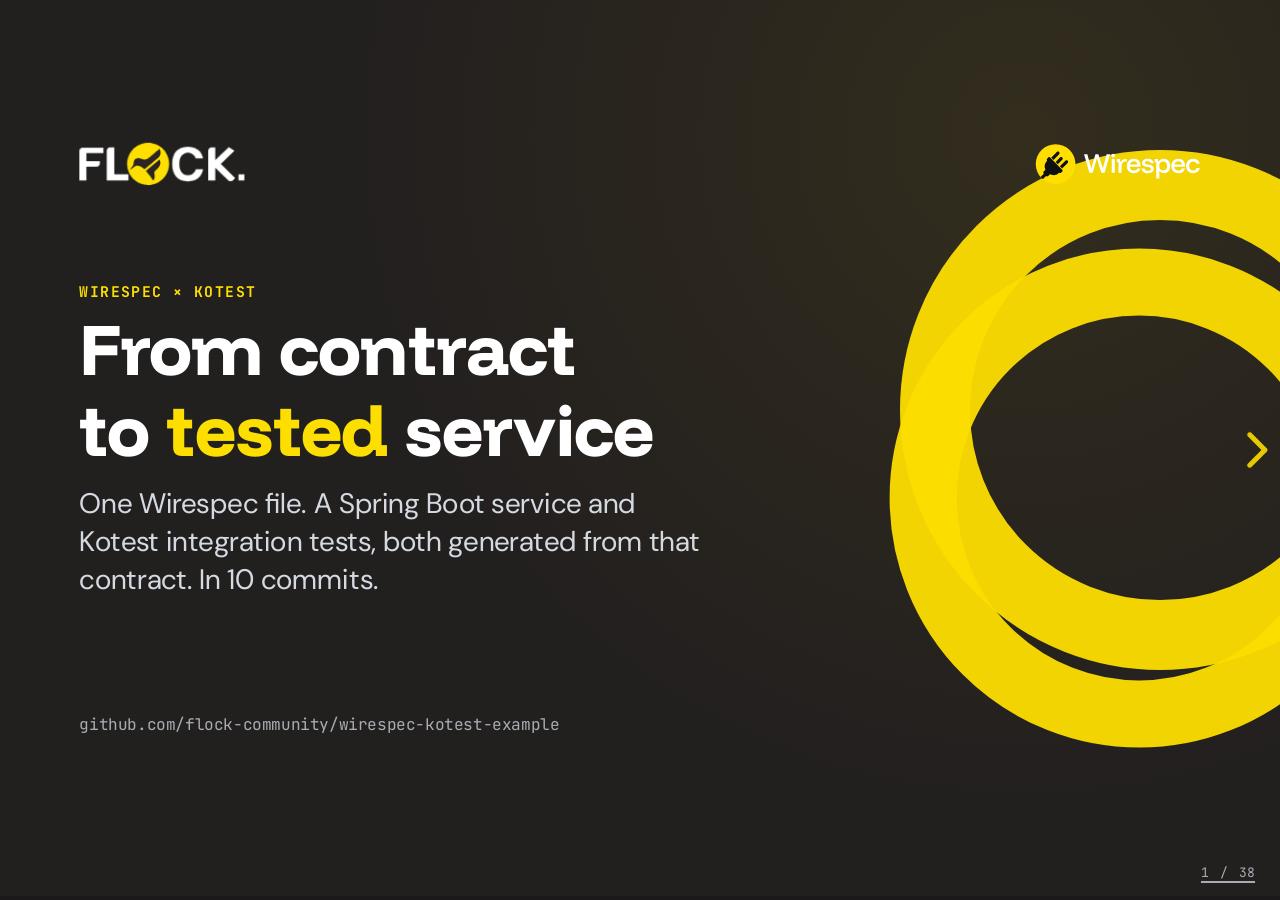
<file: index.html>
<!doctype html>
<html lang="en">
<head>
  <meta charset="utf-8">
  <meta name="viewport" content="width=device-width, initial-scale=1">
  <title>From contract to tested service · Wirespec × Kotest</title>
  <meta name="description" content="From one Wirespec contract to a Spring Boot service with Kotest integration tests, in 10 commits.">
  <link rel="icon" type="image/svg+xml" href="assets/wirespec-mark.svg">
  <link rel="stylesheet" href="vendor/reveal.js-5.2.1/dist/reset.css">
  <link rel="stylesheet" href="vendor/reveal.js-5.2.1/dist/reveal.css">
  <link rel="stylesheet" href="css/flock.css">
</head>
<body>
<svg width="0" height="0" style="position: absolute" aria-hidden="true" id="glitch-filters"></svg>
<div class="reveal">
  <div class="deck-footer">
    <img src="assets/flock-logo.png" alt="Flock.">
    <span class="label"></span>
  </div>

  <div class="slides">

    <!-- ============================================================ Intro -->

    <section class="title-slide" data-state="title" data-glitch="strong">
      <div class="frame">
        <div class="brand-row">
          <img src="assets/flock-logo.png" alt="Flock.">
          <img src="assets/wirespec-logo.svg" alt="Wirespec">
        </div>
        <div>
          <p class="kicker">Wirespec × Kotest</p>
          <h1>From contract<br>to <span class="hl">tested</span> service</h1>
          <p class="lead">One Wirespec file. A Spring Boot service and Kotest integration tests, both generated from that contract. In 10 commits.</p>
        </div>
        <p class="repo">github.com/flock-community/wirespec-kotest-example</p>
      </div>
      <aside class="notes">
        Welcome. This talk follows a repository that goes from one Wirespec contract to a Spring Boot
        service with Kotest integration tests, one commit per step. Every step is tagged, so you can
        check out any step afterwards and run it.
      </aside>
    </section>

    <section data-label="the story">
      <p class="kicker">The story</p>
      <h2>A small library service</h2>
      <div class="cols four cards">
        <div class="card"><h3>Books</h3><p>Put books on the shelf and list them by genre.</p><p class="caption">REST</p></div>
        <div class="card"><h3>Loans</h3><p>Borrow and return. A <code>409</code> when that is not allowed.</p><p class="caption">Business rules</p></div>
        <div class="card"><h3>Ratings</h3><p>Averaged from the reviews on an external review platform.</p><p class="caption">Downstream HTTP</p></div>
        <div class="card"><h3>Donations</h3><p>Donated books arrive on a Kafka topic.</p><p class="caption">Async messaging</p></div>
      </div>
      <p class="lead" style="margin-top: 40px">Every part of it is described in a Wirespec contract, and tested from that same contract.</p>
      <aside class="notes">
        The example is deliberately small but touches everything a real service has: a REST API, a
        business rule that can fail, a call to another team's service, and asynchronous messaging.
      </aside>
    </section>

    <section data-label="the problem">
      <p class="kicker">The problem</p>
      <h2>Integration tests drift away from the API</h2>
      <div class="cols cards big">
        <div class="card fragment"><h3>Hand-written JSON</h3><p>Rename a field in the API and the test still compiles. It just sends the wrong body.</p></div>
        <div class="card fragment"><h3>The same test data everywhere</h3><p>Every test adds Dune by Frank Herbert. Edge cases never show up.</p></div>
        <div class="card fragment"><h3>Untyped assertions</h3><p>JsonPath strings and raw status codes instead of the types the API defines.</p></div>
        <div class="card fragment"><h3>Nobody checks the contract</h3><p>An undeclared <code>500</code> or a body of the wrong shape slips through if no assertion looks at it.</p></div>
      </div>
      <aside class="notes">
        Most of us have written integration tests like this. They work, but they are not connected to
        the API they test. We will see such a test in step 5.
      </aside>
    </section>

    <section data-label="the idea">
      <p class="kicker">The idea</p>
      <h2>What if the tests came from the contract too?</h2>
      <div class="flow">
        <div class="box contract">library.ws</div>
        <div class="arrow">→</div>
        <div class="box">
          <h3>Wirespec Gradle plugin</h3>
          <span class="chip">SpringMappingAnnotationsExtension</span>
          <span class="chip">KotestDslExtension</span>
        </div>
        <div class="arrow">→</div>
        <div class="outputs">
          <div class="box">Models · endpoints · clients</div>
          <div class="box">Spring handler interfaces</div>
          <div class="box test"><em>Kotest DSL</em>: <code>generate</code> · <code>call</code> · <code>mock</code> · <code>send</code><br><span class="muted small">test data from Kotest property-based testing</span></div>
        </div>
      </div>
      <p class="lead" style="margin-top: 28px">Production code and test code from one source of truth.</p>
      <div class="standards">
        <h3>Compatible with the standards you already use</h3>
        <div class="row">
          <span class="std-label">Start from</span>
          <span class="std">OpenAPI 2</span><span class="std">OpenAPI 3</span><span class="std">AsyncAPI</span><span class="std">Avro</span><span class="std">GraphQL</span>
          <span class="std-note">converted to Wirespec, Kotest DSL included</span>
        </div>
        <div class="row">
          <span class="std-label">Generate</span>
          <span class="std">OpenAPI 2</span><span class="std">OpenAPI 3</span><span class="std">Avro</span>
          <span class="std lang">Kotlin</span><span class="std lang">Java</span><span class="std lang">Scala</span><span class="std lang">TypeScript</span><span class="std lang">Python</span><span class="std lang">Rust</span>
        </div>
      </div>
      <aside class="notes">
        Wirespec compiles the contract to Kotlin. IR extensions add to what is generated: one puts the
        Spring annotations on the handlers, the other generates a typed test DSL built on Kotest
        generators. That last one is what this talk is about.
        Wirespec works with the standards you already use. It converts OpenAPI 2 and 3, AsyncAPI, Avro
        and GraphQL into Wirespec, and emits OpenAPI 2 and 3 and Avro again, next to code in six
        languages. Already have an OpenAPI JSON file? The Gradle plugin's ConvertWirespecTask takes it as
        input and generates the same Kotlin code and Kotest DSL, without writing a .ws file first.
      </aside>
    </section>

    <section data-label="the journey">
      <p class="kicker">The journey</p>
      <h2>10 commits</h2>
      <div class="roadmap">
        <div><span>1</span>Write the contract</div>
        <div><span>6</span>Generate the Kotest DSL</div>
        <div><span>2</span>Generate Kotlin with Gradle</div>
        <div><span>7</span>Scenario tests over real HTTP</div>
        <div><span>3</span>Turn it into a Spring Boot app</div>
        <div><span>8</span>Property-based integration tests</div>
        <div><span>4</span>Implement the generated handlers</div>
        <div><span>9</span>Mock a downstream service</div>
        <div><span>5</span>A first test, the classic way</div>
        <div><span>10</span>Test an async Kafka channel</div>
      </div>
      <p class="note">Every step is a commit and a tag: <code>git checkout step-01</code> … <code>step-10</code></p>
      <aside class="notes">
        Steps 1 to 4 build the service, step 5 tests it the classic way, and steps 6 to 10 introduce the
        Kotest integration piece by piece.
      </aside>
    </section>

    <!-- ============================================================ Step 1 -->

    <section class="divider" data-state="divider" data-glitch="strong" data-background-color="#fcde00">
      <div class="frame">
        <p class="number">01</p>
        <h2>Write the contract</h2>
        <p>One file describes the whole API. No code yet.</p>
        <p><span class="pill">git checkout step-01</span></p>
      </div>
    </section>

    <section data-label="step-01 · write the contract">
      <p class="kicker">Step 01</p>
      <h2>library.ws</h2>
      <div class="contract">
        <pre><code class="language-wirespec" data-trim data-line-numbers="|1-3|5-7|9-14|16-23|25-28"><script type="text/template">
type BookId = String(/^[0-9a-f]{8}-[0-9a-f]{4}-[0-9a-f]{4}-[0-9a-f]{4}-[0-9a-f]{12}$/g)

type Isbn = String(/^97[89][0-9]{10}$/g)

enum Genre {
  FICTION, NON_FICTION, SCIENCE, CHILDREN
}

type BookInput {
  isbn: Isbn,
  title: String,
  author: String,
  genre: Genre
}

type Book {
  id: BookId,
  isbn: Isbn,
  title: String,
  author: String,
  genre: Genre,
  available: Boolean
}

type ApiError {
  code: Integer,
  message: String
}
        </script></code></pre>
        <pre><code class="language-wirespec" data-trim data-line-numbers="|1-3|5-8|10-13|15-25"><script type="text/template">
endpoint ListBooks GET /books ? {genre: Genre?} -> {
  200 -> Book[]
}

endpoint AddBook POST BookInput /books -> {
  201 -> Book
  400 -> ApiError
}

endpoint GetBook GET /books/{id: BookId} -> {
  200 -> Book
  404 -> ApiError
}

endpoint BorrowBook POST /books/{id: BookId}/loan -> {
  200 -> Book
  404 -> ApiError
  409 -> ApiError
}

endpoint ReturnBook DELETE /books/{id: BookId}/loan -> {
  200 -> Book
  404 -> ApiError
  409 -> ApiError
}
        </script></code></pre>
      </div>
      <aside class="notes">
        The complete contract of step 1, without its doc comments. BookId and Isbn are refined types:
        Strings constrained by a regex. Genre is an enum. BookInput is what a librarian sends, Book is
        what the API returns, and ApiError is the body of every failure. The five endpoints use a query
        parameter, path parameters and a request body, and list every status they can answer.
        Remember the regexes and the declared statuses; both come back later. The test generators
        produce values that match the regexes, and every response a test receives is checked against
        these statuses.
      </aside>
    </section>

    <!-- ============================================================ Step 2 -->

    <section class="divider" data-state="divider" data-glitch="strong" data-background-color="#fcde00">
      <div class="frame">
        <p class="number">02</p>
        <h2>Generate Kotlin</h2>
        <p>The Wirespec Gradle plugin turns the contract into Kotlin on every build.</p>
        <p><span class="pill">git checkout step-02</span></p>
      </div>
    </section>

    <section data-label="step-02 · generate kotlin">
      <p class="kicker">Step 02</p>
      <h2>A Gradle task generates the code</h2>
      <div class="cols wide-left">
        <div>
          <span class="file">build.gradle.kts</span>
          <pre><code class="language-kotlin" data-trim><script type="text/template">
plugins {
    alias(libs.plugins.kotlin.jvm)
    alias(libs.plugins.wirespec)
}

val wirespec = tasks.register<CompileWirespecTask>("wirespec") {
    input = layout.projectDirectory.dir("src/main/wirespec")
    output = layout.buildDirectory.dir("generated/wirespec")
    packageName = "community.flock.library.contract"
    languages = listOf(Language.Kotlin)
}

kotlin.sourceSets.main {
    kotlin.srcDir(wirespec.flatMap { it.output })
}
          </script></code></pre>
        </div>
        <table class="grid">
          <tr><th>Package</th><th>Contains</th></tr>
          <tr><td><code>model</code></td><td>Data classes and enums; refined types with a <code>validate()</code></td></tr>
          <tr><td><code>endpoint</code></td><td>Per endpoint: <code>Request</code>, a sealed <code>Response</code>, <code>Handler</code>, <code>Call</code></td></tr>
          <tr><td><code>client</code></td><td>Clients on a pluggable <code>Wirespec.Transportation</code></td></tr>
          <tr><td><code>generator</code></td><td>A <code>&lt;Type&gt;Generator</code> per type, driven by a <code>Wirespec.Generator</code></td></tr>
        </table>
      </div>
      <p class="caption">The source directory is the task's output, so Gradle runs <code>wirespec</code> before <code>compileKotlin</code> without a <code>dependsOn</code>.</p>
      <aside class="notes">
        The plugin provides the CompileWirespecTask. Adding its output as a source directory is all the
        wiring needed. Point out the generator package: it is the hook the Kotest integration uses in
        step 6.
      </aside>
    </section>

    <section data-label="step-02 · generate kotlin">
      <p class="kicker">Step 02</p>
      <h2>What the generator writes</h2>
      <div class="cols">
        <div>
          <span class="file">model/Isbn.kt</span>
          <pre><code class="language-kotlin" data-trim><script type="text/template">
data class Isbn(
  override val value: String
) : Wirespec.Refined<String> {
  override fun validate(): Boolean =
    Regex("""^97[89][0-9]{10}$""").matches(value)
  override fun toString(): String =
    value
}
          </script></code></pre>
        </div>
        <div>
          <span class="file">endpoint/AddBook.kt (abridged)</span>
          <pre class="tight"><code class="language-kotlin" data-trim><script type="text/template">
object AddBook : Wirespec.Endpoint {
  data class Request(..., override val body: BookInput)
  sealed interface Response<T : Any> : Wirespec.Response<T>
  data class Response201(..., override val body: Book)
  data class Response400(..., override val body: ApiError)

  fun interface Handler : Wirespec.Handler {
    suspend fun addBook(request: Request): Response<*>
  }
  fun interface Call : Wirespec.Call {
    suspend fun addBook(body: BookInput): Response<*>
  }
}
          </script></code></pre>
        </div>
      </div>
      <p class="caption">The generated code only needs the small Wirespec runtime (<code>wirespec-jvm</code>).</p>
      <aside class="notes">
        Refined types become wrappers with a validate() that checks the regex. Each endpoint becomes an
        object with a sealed Response per declared status, a Handler for the server side and a Call
        for the client side.
      </aside>
    </section>

    <!-- ============================================================ Step 3 -->

    <section class="divider" data-state="divider" data-glitch="strong" data-background-color="#fcde00">
      <div class="frame">
        <p class="number">03</p>
        <h2>Spring Boot</h2>
        <p>Plug the generated handlers into Spring MVC.</p>
        <p><span class="pill">git checkout step-03</span></p>
      </div>
    </section>

    <section data-label="step-03 · spring boot">
      <p class="kicker">Step 03</p>
      <h2>An IR extension adds the Spring annotations</h2>
      <div class="cols wide-left">
        <div>
          <span class="file">build.gradle.kts</span>
          <pre class="tight"><code class="language-kotlin" data-trim data-line-numbers="|2|5|8-11"><script type="text/template">
dependencies {
    implementation(platform(SpringBootPlugin.BOM_COORDINATES))
    implementation(libs.spring.boot.starter.web)
    implementation(libs.kotlinx.coroutines.reactor)
    implementation(libs.wirespec.spring)
}

tasks.register<CompileWirespecTask>("wirespec") {
    // ...
    extensionClasses = listOf(SpringMappingAnnotationsExtension::class.java)
}
          </script></code></pre>
          <p class="note">The Spring Boot BOM is a Gradle <code>platform(...)</code>: it adds constraints instead of forcing versions, so <code>kotlinx-coroutines</code> and Jackson are not downgraded.</p>
        </div>
        <div>
          <span class="file">generated: endpoint/AddBook.kt</span>
          <pre class="tight"><code class="language-kotlin" data-trim><script type="text/template">
interface Handler : Wirespec.Handler {
    @PostMapping("/books")
    suspend fun addBook(request: Request): Response<*>
}
          </script></code></pre>
          <span class="file">LibraryApplication.kt</span>
          <pre class="tight"><code class="language-kotlin" data-trim><script type="text/template">
@SpringBootApplication
@EnableWirespecController
class LibraryApplication

fun main(args: Array<String>) {
    runApplication<LibraryApplication>(*args)
}
          </script></code></pre>
        </div>
      </div>
      <aside class="notes">
        Two IR extensions ship with the Gradle plugin, so no buildscript classpath is needed.
        @EnableWirespecController maps requests to the generated Request types and registers a
        Wirespec.Serialization bean, which the tests reuse from step 7 on.
      </aside>
    </section>

    <!-- ============================================================ Step 4 -->

    <section class="divider" data-state="divider" data-glitch="strong" data-background-color="#fcde00">
      <div class="frame">
        <p class="number">04</p>
        <h2>Implement the handlers</h2>
        <p>The compiler keeps the controller honest.</p>
        <p><span class="pill">git checkout step-04</span></p>
      </div>
    </section>

    <section data-label="step-04 · implement the handlers">
      <p class="kicker">Step 04</p>
      <h2>The controller implements the generated handlers</h2>
      <pre class="tight"><code class="language-kotlin" data-trim data-line-numbers="|1-3|5-8|10-15"><script type="text/template">
@RestController
class BookController(private val library: Library) :
    ListBooks.Handler, AddBook.Handler, GetBook.Handler, BorrowBook.Handler, ReturnBook.Handler {

    override suspend fun addBook(request: AddBook.Request): AddBook.Response<*> = when {
        request.body.isbn.validate() -> AddBook.Response201(library.add(request.body))
        else -> AddBook.Response400(ApiError(code = 400, message = "Invalid ISBN: ${request.body.isbn}"))
    }

    override suspend fun borrowBook(request: BorrowBook.Request): BorrowBook.Response<*> =
        when (val result = library.borrow(request.path.id)) {
            is LoanResult.Ok -> BorrowBook.Response200(result.book)
            LoanResult.NotFound -> BorrowBook.Response404(notFound(request.path.id))
            LoanResult.Conflict -> BorrowBook.Response409(ApiError(code = 409, message = "..."))
        }
}
      </script></code></pre>
      <div class="cols three cards">
        <div class="card"><p>No <code>@RequestMapping</code>: the routing comes from the contract.</p></div>
        <div class="card"><p><code>AddBook</code> cannot answer <code>404</code>. It does not compile.</p></div>
        <div class="card"><p><code>validate()</code> is generated from the ISBN regex.</p></div>
      </div>
      <aside class="notes">
        Show that a handler can only return the variants its endpoint declares. Demo with bootRun and
        curl: POST /books, then POST /books/{id}/loan twice gives 200 and then 409.
      </aside>
    </section>

    <!-- ============================================================ Step 5 -->

    <section class="divider" data-state="divider" data-glitch="strong" data-background-color="#fcde00">
      <div class="frame">
        <p class="number">05</p>
        <h2>The classic test</h2>
        <p>How many Spring Boot integration tests look today.</p>
        <p><span class="pill">git checkout step-05</span></p>
      </div>
    </section>

    <section data-label="step-05 · the classic test">
      <p class="kicker">Step 05</p>
      <h2>TestRestTemplate, JSON strings and JsonPath</h2>
      <pre class="tight"><code class="language-kotlin" data-trim data-line-numbers="|5-6|10|15-16"><script type="text/template">
@SpringBootTest(webEnvironment = RANDOM_PORT)
class BookApiTest(rest: TestRestTemplate) : FunSpec({

    fun addBook(): String {
        val json = """{ "isbn": "9780441013593", "title": "Dune",
                       "author": "Frank Herbert", "genre": "FICTION" }"""
        val headers = HttpHeaders().apply { contentType = MediaType.APPLICATION_JSON }
        val response = rest.postForEntity("/books", HttpEntity(json, headers), String::class.java)
        response.statusCode shouldBe HttpStatus.CREATED
        return JsonPath.read(response.body, "$.id")
    }

    test("a book can be added and fetched back") {
        val response = rest.getForEntity("/books/${addBook()}", String::class.java)
        response.statusCode shouldBe HttpStatus.OK
        JsonPath.read<String>(response.body, "$.title") shouldBe "Dune"
    }
})
      </script></code></pre>
      <p class="caption">Kotest with the Spring extension, registered once in <code>ProjectConfig</code>. It works, but nothing in it is connected to <code>library.ws</code>.</p>
      <aside class="notes">
        This is where most projects are. Step through the highlights: a JSON string, JsonPath to read
        the id, and the same Dune in every test. The rest of the talk replaces this with code
        generated from the contract.
      </aside>
    </section>

    <!-- ============================================================ Step 6 -->

    <section class="divider" data-state="divider" data-glitch="strong" data-background-color="#fcde00">
      <div class="frame">
        <p class="number">06</p>
        <h2>Generate the Kotest DSL</h2>
        <p>One more IR extension, and the contract becomes a test DSL whose data comes from property-based testing.</p>
        <p><span class="pill">git checkout step-06</span></p>
      </div>
    </section>

    <section data-label="step-06 · generate the kotest dsl">
      <p class="kicker">Step 06</p>
      <h2>KotestDslExtension generates a typed DSL</h2>
      <div class="cols" style="grid-template-columns: 1fr 1.6fr">
        <div>
          <span class="file">build.gradle.kts</span>
          <pre class="tight"><code class="language-kotlin" data-trim><script type="text/template">
extensionClasses = listOf(
    SpringMappingAnnotationsExtension::class.java,
    KotestDslExtension::class.java,
)
          </script></code></pre>
          <p class="note">A <code>Sync</code> task moves the generated <code>kotest</code> package to the test source set, so Kotest stays out of the production jar.</p>
        </div>
        <table class="grid">
          <tr><th>Generated</th><th>Gives you</th></tr>
          <tr><td><code>BookInput.generate { }</code></td><td>an <code>Arb&lt;BookInput&gt;</code>: valid books, pinning what you set</td></tr>
          <tr><td><code>AddBook.generate.request { }</code></td><td>an <code>Arb</code> of requests with <code>path</code>, <code>query</code>, <code>body</code> blocks</td></tr>
          <tr><td><code>AddBook.generate.response201 { }</code></td><td>an <code>Arb</code> per declared response</td></tr>
          <tr><td><code>.call()</code></td><td>sends a generated request, returns the typed response</td></tr>
          <tr><td><code>.mock { }</code></td><td>stubs a downstream service with a generated response</td></tr>
          <tr><td><code>.send()</code></td><td>publishes a generated message to a channel</td></tr>
        </table>
      </div>
      <aside class="notes">
        One file per type and per endpoint lands in the kotest package. Everything returns a Kotest Arb,
        which is what makes the rest possible. To hang BookInput.generate on the type, the extension
        adds an empty companion object to each record; the models stay free of Kotest.
      </aside>
    </section>

    <section data-label="step-06 · generate the kotest dsl">
      <p class="kicker">Step 06</p>
      <h2><code style="color: inherit">generate</code> is an extension, not part of your model</h2>
      <span class="file">generated in the kotest package (abridged)</span>
      <pre class="tight"><code class="language-kotlin" data-trim data-line-numbers="|1-3|5-9|11-12"><script type="text/template">
// AddBookDsl.kt: an extension property on the generated endpoint object
val AddBook.generate: AddBookGenerate
    get() = AddBookGenerate()

class AddBookGenerate internal constructor() {
    suspend fun request(block: suspend AddBookScope.() -> Unit): Arb<AddBook.Request>
    fun response201(block: AddBookResponse201Scope.() -> Unit = {}): Arb<AddBook.Response201>
    fun response400(block: AddBookResponse400Scope.() -> Unit = {}): Arb<AddBook.Response400>
}

// BookInputDsl.kt: an extension function on the record's companion object
fun BookInput.Companion.generate(block: BookInputBuilder.() -> Unit = {}): Arb<BookInput>
      </script></code></pre>
      <div class="cols">
        <div>
          <span class="file">in a test</span>
          <pre class="tight"><code class="language-kotlin" data-trim><script type="text/template">
import community.flock.library.contract.kotest.generate

AddBook.generate.request { body { title("Dune") } }
BookInput.generate { title("Dune") }
          </script></code></pre>
        </div>
        <ul class="small">
          <li>Not a member: endpoint objects and models stay plain Kotlin.</li>
          <li>Models only get an empty <code>companion object</code>, the receiver for <code>BookInput.generate</code>.</li>
          <li>Compiled with the tests only. One import brings them all in.</li>
        </ul>
      </div>
      <aside class="notes">
        generate is not a member of AddBook or BookInput. For endpoints, and later for channels, it is an
        extension property that returns a small builder object with request, response201 and so on. For
        records it is an extension function on the companion object, which is why KotestDslExtension
        adds an empty companion object to every model. Because they are extensions in the kotest package,
        they only exist in the test source set: production code never sees them. Kotlin imports by name,
        so the single import of contract.kotest.generate brings every generate into scope.
      </aside>
    </section>

    <section data-label="step-06 · generate the kotest dsl">
      <p class="kicker">Step 06</p>
      <h2>Test data comes from property-based testing</h2>
      <p class="small muted">Every value the DSL produces is a sample from a Kotest <code>Arb</code>, the generators of Kotest's property-based testing. The contract decides which <code>Arb</code>.</p>
      <div class="cols wide-left">
        <table class="grid compact">
          <tr><th>In the contract</th><th>Generated with</th></tr>
          <tr><td><code>isbn: Isbn</code> (a regex)</td><td>reverse regex: <code>9797433818565</code></td></tr>
          <tr><td><code>title: String</code></td><td>field name + 8 chars: <code>title-Y4xwT7n9</code></td></tr>
          <tr><td><code>genre: Genre</code></td><td><code>Arb.element(FICTION, …)</code></td></tr>
          <tr><td><code>available: Boolean</code></td><td><code>Arb.boolean()</code></td></tr>
          <tr><td><code>stars: Integer(1, 5)</code></td><td><code>Arb.long(1..5)</code></td></tr>
          <tr><td><code>Review[]</code></td><td>1 to 10 generated elements</td></tr>
          <tr><td><code>average: Number?</code></td><td><code>null</code> 1 in 5 times</td></tr>
          <tr><td><code>title("Dune")</code> in a test</td><td><code>Arb.constant("Dune")</code></td></tr>
        </table>
        <div>
          <span class="file">one Arb, three ways to use it</span>
          <pre class="tight"><code class="language-kotlin" data-trim><script type="text/template">
val books: Arb<BookInput> = BookInput.generate()

books.draw()                     // one sample

checkAll(books) { book -> }      // many samples,
                                 // shrunk on failure

AddBook.generate.request { }
    .call()                      // a fresh sample per call
          </script></code></pre>
          <p class="note">Each test gets its own seeded <code>RandomSource</code>: new data on every run, and the seed is printed when a call breaks the contract.</p>
        </div>
      </div>
      <aside class="notes">
        This is the key idea behind the DSL. It does not hand-roll test data: every value is a sample from
        a Kotest Arb, the same generators Kotest uses for property-based testing. The contract picks the
        Arb: a regex becomes a reverse regex, an enum an Arb.element, bounds on an Integer an Arb.long
        within those bounds, a nullable field is null one time in five. A value you pin is just an
        Arb.constant. Because it is all Arbs, you can draw one sample, run checkAll over many, or let
        call() draw a fresh one per request. Each test gets its own seeded random source, so the data
        changes every run and the seed is printed when a call fails.
      </aside>
    </section>

    <section data-label="step-06 · generate the kotest dsl">
      <p class="kicker">Step 06</p>
      <h2>Generated data, no Spring needed</h2>
      <div class="cols wide-left">
        <div>
          <span class="file">GeneratedDataTest.kt</span>
          <pre class="tight"><code class="language-kotlin" data-trim data-line-numbers="|1-5|7-14"><script type="text/template">
test("every generated book satisfies the contract") {
    checkAll(BookInput.generate()) { book ->
        book.isbn.validate() shouldBe true
    }
}

test("pin the fields a test is about, generate the rest") {
    val book = BookInput.generate {
        title("Dune")
        genre(Genre.FICTION)
    }.draw()

    book.title shouldBe "Dune"
}
          </script></code></pre>
        </div>
        <div>
          <span class="file">BookInput.generate().draw()</span>
          <pre class="tight output ok"><code class="language-plaintext" data-trim><script type="text/template">
BookInput(
  isbn   = 9797433818565,
  title  = title-Y4xwT7n9,
  author = author-YJMi5uf3,
  genre  = NON_FICTION
)
          </script></code></pre>
          <span class="file">field slots</span>
          <pre class="tight"><code class="language-kotlin" data-trim><script type="text/template">
BookInput.generate {
    title("Dune")              // a fixed value
    genre = Arb.enum<Genre>()  // a Kotest Arb
}
          </script></code></pre>
        </div>
      </div>
      <p class="note"><strong>Reverse regex.</strong> Refined types are generated by running their regex backwards (with
        <a href="https://github.com/flock-community/kotlin-rgxgen">rgxgen</a>):
        <code>/^97[89][0-9]{10}$/g</code> → <code>9797433818565</code>, <code>9799713690494</code>, <code>9784216295930</code>.
        Every value passes <code>validate()</code>, so <code>checkAll</code> above never fails on the contract.</p>
      <aside class="notes">
        ISBNs are generated with a reverse regex: rgxgen runs the regex from library.ws backwards and
        produces strings that match it, so every generated ISBN is valid by construction. Enums are
        drawn from their entries, and strings get readable values that start with the field name. The lower-level API, kotestWirespecKotlinGenerator(seed), drives the
        generators from step 2 and is deterministic per seed.
      </aside>
    </section>

    <!-- ============================================================ Step 7 -->

    <section class="divider" data-state="divider" data-glitch="strong" data-background-color="#fcde00">
      <div class="frame">
        <p class="number">07</p>
        <h2>Scenario tests over real HTTP</h2>
        <p>Point the DSL at the running application.</p>
        <p><span class="pill">git checkout step-07</span></p>
      </div>
    </section>

    <section data-label="step-07 · scenario tests over real http">
      <p class="kicker">Step 07</p>
      <h2>Tell the DSL how to reach the app</h2>
      <span class="file">LibraryApi.kt</span>
      <pre class="tight"><code class="language-kotlin" data-trim data-line-numbers="|2|3"><script type="text/template">
val libraryApi = WirespecEndpointExtension(
    serialization = { serialization() },
    transportation = { HttpTransportation("http://localhost:${property("local.server.port")}") },
)

suspend fun serialization(): Wirespec.Serialization = applicationContext().getBean<Wirespec.Serialization>()
      </script></code></pre>
      <span class="file">BookApiTest.kt</span>
      <pre class="tight"><code class="language-kotlin" data-trim><script type="text/template">
@SpringBootTest(webEnvironment = RANDOM_PORT)
class BookApiTest : FunSpec({
    extension(libraryApi)
    // tests
})
      </script></code></pre>
      <div class="cols">
        <p class="note"><strong>Serialization</strong>: the application's own <code>Wirespec.Serialization</code> bean, so tests write and read JSON exactly like the service.</p>
        <p class="note"><strong>Transportation</strong>: <code>HttpTransportation</code> from the Wirespec JVM integration, on the JDK <code>HttpClient</code>, to the random port.</p>
      </div>
      <aside class="notes">
        WirespecEndpointExtension is a Kotest extension. It puts the serialization and the transport in
        the coroutine context of each test, and call() picks them up. The spec registers it with
        extension(libraryApi).
      </aside>
    </section>

    <section data-label="step-07 · scenario tests over real http">
      <p class="kicker">Step 07</p>
      <h2>Before and after</h2>
      <div class="cols">
        <div>
          <span class="file">step 5 · classic</span>
          <pre class="tight"><code class="language-kotlin" data-trim><script type="text/template">
val json = """{ "isbn": "9780441013593",
  "title": "Dune", "author": "Frank Herbert",
  "genre": "FICTION" }"""
val response = rest.postForEntity(
    "/books", HttpEntity(json, headers), String::class.java)
response.statusCode shouldBe HttpStatus.CREATED
val id = JsonPath.read<String>(response.body, "$.id")

val fetched = rest.getForEntity("/books/$id", String::class.java)
fetched.statusCode shouldBe HttpStatus.OK
JsonPath.read<String>(fetched.body, "$.title") shouldBe "Dune"
          </script></code></pre>
        </div>
        <div>
          <span class="file">step 7 · Wirespec DSL</span>
          <pre class="tight"><code class="language-kotlin" data-trim><script type="text/template">
val added = AddBook.generate.request {
    body { title("Dune") }
}.call()
added.shouldBeInstanceOf<AddBook.Response201>()

val fetched = GetBook.generate.request {
    path { id(added.body.id) }
}.call()
fetched.shouldBeInstanceOf<GetBook.Response200>()

fetched.body shouldBe added.body
          </script></code></pre>
        </div>
      </div>
      <ul class="check small">
        <li class="fragment">No JSON, no URLs: rename a field in <code>library.ws</code> and the test stops compiling.</li>
        <li class="fragment">Only the title is pinned. ISBN, author and genre are drawn from Kotest <code>Arb</code>s: new, valid values every run.</li>
        <li class="fragment"><code>call()</code> returns the sealed <code>Response</code>; <code>shouldBeInstanceOf</code> narrows it to a type.</li>
      </ul>
      <aside class="notes">
        The same test, side by side. The scenario only states what it is about: a book called Dune.
        Everything else comes from the generators, so every run uses different valid data.
      </aside>
    </section>

    <section data-label="step-07 · scenario tests over real http">
      <p class="kicker">Step 07</p>
      <h2>Every response is checked against the contract</h2>
      <p class="small muted">When <code>GetBook</code> throws instead of answering <code>404</code>, the test fails, even though no assertion looks at the status:</p>
      <pre class="tight output"><code class="language-plaintext" data-trim><script type="text/template">
java.lang.AssertionError: GetBook failed (wirespec seed=1872276388795):
  [GetBook] UndeclaredStatus: status 500 is not declared by the contract. Declared: [200, 404]
  body={"timestamp":"...","status":500,"error":"Internal Server Error","path":"/books/7c722694-..."}
      </script></code></pre>
      <p class="small muted">Unhappy paths are still easy. Pin an invalid value on purpose:</p>
      <pre class="tight"><code class="language-kotlin" data-trim><script type="text/template">
test("an invalid ISBN is rejected") {
    AddBook.generate.request { body { isbn("not-an-isbn") } }.call()
        .shouldBeInstanceOf<AddBook.Response400>()
}
      </script></code></pre>
      <aside class="notes">
        An undeclared status, or a body that does not deserialize into the declared type, fails the
        test. The message names the endpoint and prints the seed of the generated data.
      </aside>
    </section>

    <!-- ============================================================ Step 8 -->

    <section class="divider" data-state="divider" data-glitch="strong" data-background-color="#fcde00">
      <div class="frame">
        <p class="number">08</p>
        <h2>Property-based integration tests</h2>
        <p>Everything is a Kotest <code style="color: inherit">Arb</code>, so <code style="color: inherit">checkAll</code> works against the running service.</p>
        <p><span class="pill">git checkout step-08</span></p>
      </div>
    </section>

    <section data-label="step-08 · property-based tests">
      <p class="kicker">Step 08</p>
      <h2>checkAll against the running service</h2>
      <pre class="tight"><code class="language-kotlin" data-trim><script type="text/template">
test("books of every genre can be listed by that genre") {
    checkAll(Exhaustive.enum<Genre>()) { genre ->
        val book = addBook { genre(genre) }

        ListBooks.generate.request { query { genre(genre) } }.call()
            .shouldBeInstanceOf<ListBooks.Response200>()
            .body.shouldContain(book)
            .shouldForAll { it.genre shouldBe genre }
    }
}
      </script></code></pre>
      <pre class="tight"><code class="language-kotlin" data-trim><script type="text/template">
test("titles and authors survive the round trip, whatever characters they contain") {
    val text = Arb.string(1..40, Arb.choice(Codepoint.printableAscii(), Codepoint.cyrillic(), Codepoint.egyptianHieroglyphs()))

    checkAll(50, text, text) { anyTitle, anyAuthor ->
        val book = addBook { title(anyTitle); author(anyAuthor) }
        GetBook.generate.request { path { id(book.id) } }.call()
            .shouldBeInstanceOf<GetBook.Response200>()
            .body shouldBe book
    }
}
      </script></code></pre>
      <aside class="notes">
        addBook is a three-line helper around AddBook.generate.request { }.call(). The first property is
        exhaustive over the enum; the second sends titles in Cyrillic and Egyptian hieroglyphs, which a
        hand-written test never would.
      </aside>
    </section>

    <section data-label="step-08 · property-based tests">
      <p class="kicker">Step 08</p>
      <h2>A stateful property, shrunk against the service</h2>
      <pre class="tight"><code class="language-kotlin" data-trim data-line-numbers="|2|5-11"><script type="text/template">
test("a book can only be borrowed when it is available and only be returned when it is on loan") {
    checkAll(25, Arb.list(Arb.enum<LoanAction>(), 1..10)) { actions ->
        val book = addBook()

        actions.fold(true) { available, action ->
            val accepted = when (action) {
                LoanAction.BORROW -> BorrowBook.generate.request { path { id(book.id) } }.call() is BorrowBook.Response200
                LoanAction.RETURN -> ReturnBook.generate.request { path { id(book.id) } }.call() is ReturnBook.Response200
            }
            accepted shouldBe (available == (action == LoanAction.BORROW))
            available != accepted
        }
    }
}
      </script></code></pre>
      <p class="small muted">Break the conflict check in <code>Library</code>, and Kotest finds the smallest sequence that shows it:</p>
      <pre class="tight output"><code class="language-plaintext" data-trim><script type="text/template">
Property failed after 3 attempts

    Arg 0: [BORROW, BORROW] (shrunk from [RETURN, RETURN, RETURN, RETURN, RETURN, RETURN, BORROW, BORROW])

Repeat this test by using seed 3571094219167116827
      </script></code></pre>
      <aside class="notes">
        Random sequences of borrow and return actions are checked against a one-line model. Each
        iteration adds its own book, so iterations do not share state and shrinking works against the
        running service.
      </aside>
    </section>

    <!-- ============================================================ Step 9 -->

    <section class="divider" data-state="divider" data-glitch="strong" data-background-color="#fcde00">
      <div class="frame">
        <p class="number">09</p>
        <h2>Mock a downstream service</h2>
        <p>The review platform publishes its own contract. Use it to stub the platform.</p>
        <p><span class="pill">git checkout step-09</span></p>
      </div>
    </section>

    <section data-label="step-09 · mock a downstream service">
      <p class="kicker">Step 09</p>
      <h2>Another team's contract, the same tooling</h2>
      <div class="cols">
        <div>
          <span class="file">reviews.ws</span>
          <pre class="tight"><code class="language-wirespec" data-trim><script type="text/template">
type Review {
  isbn: String,
  stars: Integer(1, 5),
  text: String
}

endpoint GetReviews GET /reviews ? {isbn: String} -> {
  200 -> Review[]
}
          </script></code></pre>
          <p class="note">The library adds <code>GetRating GET /books/{id}/rating</code>: the average of a book's reviews.</p>
        </div>
        <div>
          <span class="file">ReviewsClient.kt</span>
          <pre class="tight"><code class="language-kotlin" data-trim><script type="text/template">
@Component
class ReviewsClient(
    serialization: Wirespec.Serialization,
    @Value("\${reviews.base-url}") baseUrl: String,
) {
    private val client =
        GetReviewsClient(serialization, HttpTransportation(baseUrl))

    suspend fun reviewsOf(isbn: Isbn): List<Review> =
        when (val response = client.getReviews(isbn.value)) {
            is GetReviews.Response200 -> response.body
        }
}
          </script></code></pre>
        </div>
      </div>
      <aside class="notes">
        reviews.ws sits next to library.ws, so the same task generates its models, a client and its
        test DSL. The application calls the platform through the generated GetReviewsClient.
      </aside>
    </section>

    <section data-label="step-09 · mock a downstream service">
      <p class="kicker">Step 09</p>
      <h2><code style="color: inherit">.mock { }</code> is the counterpart of <code style="color: inherit">.call()</code></h2>
      <pre class="tight"><code class="language-kotlin" data-trim data-line-numbers="|4|8-12|14"><script type="text/template">
@SpringBootTest(webEnvironment = RANDOM_PORT)
class RatingTest : FunSpec({
    extension(libraryApi)
    extension(WirespecMockExtension(server = reviewService, serialization = { serialization() }))

    test("the rating is the average of the book's reviews") {
        val book = addBook()
        val reviews = listOf(5L, 4L, 3L).map { stars ->
            Review.generate { isbn(book.isbn.value); stars(stars) }.draw()
        }
        GetReviews.generate.response200 { body(reviews) }
            .mock { request -> request.queries.isbn == book.isbn.value }

        ratingOf(book) shouldBe Rating(bookId = book.id, reviews = 3, average = 4.0)
    }
})
      </script></code></pre>
      <div class="cols three cards">
        <div class="card"><p><code>call()</code>: generate a request and <em>send</em> it.</p></div>
        <div class="card"><p><code>mock { }</code>: generate a response and <em>stub</em> it, for every request the typed predicate accepts.</p></div>
        <div class="card"><p><code>MockServer</code> has two methods. A WireMock version takes about 30 lines.</p></div>
      </div>
      <aside class="notes">
        The predicate receives a typed GetReviews.Request, so it reads request.queries.isbn. The stub
        is serialized with the application's own serialization, so it sends exactly the JSON the
        generated client expects.
      </aside>
    </section>

    <section data-label="step-09 · mock a downstream service">
      <p class="kicker">Step 09</p>
      <h2>Feed the app anything the other contract allows</h2>
      <pre class="tight"><code class="language-kotlin" data-trim><script type="text/template">
test("whatever the review platform answers, the average stays within the stars its contract allows") {
    checkAll(20, Arb.list(Review.generate(), 1..25)) { reviews ->
        val book = addBook()
        GetReviews.generate.response200 { body(reviews) }
            .mock { request -> request.queries.isbn == book.isbn.value }

        val rating = ratingOf(book)
        rating.average.shouldNotBeNull() shouldBeIn 1.0..5.0
        rating.average shouldBe (reviews.map { it.stars }.average() plusOrMinus 1e-9)
    }
}
      </script></code></pre>
      <p class="small muted"><code>Review.generate()</code> respects <code>stars: Integer(1, 5)</code>. And when the app calls the platform in a way no stub accepts, the contract catches it:</p>
      <pre class="tight output"><code class="language-plaintext" data-trim><script type="text/template">
java.lang.AssertionError: GetRating failed (wirespec seed=2410745794640): [GetRating] UndeclaredStatus:
  status 500 is not declared by the contract. Declared: [200, 404]
      </script></code></pre>
      <aside class="notes">
        The downstream contract is a generator for realistic answers. The unmatched stub returns a 404
        that GetReviews does not declare, the generated client throws, the app answers 500, and the
        GetRating contract check fails the test.
      </aside>
    </section>

    <!-- ============================================================ Step 10 -->

    <section class="divider" data-state="divider" data-glitch="strong" data-background-color="#fcde00">
      <div class="frame">
        <p class="number">10</p>
        <h2>Test an async channel</h2>
        <p>Donated books arrive over Kafka.</p>
        <p><span class="pill">git checkout step-10</span></p>
      </div>
    </section>

    <section data-label="step-10 · test an async channel">
      <p class="kicker">Step 10</p>
      <h2>A channel in the contract, a listener in the app</h2>
      <span class="file">library.ws</span>
      <pre><code class="language-wirespec" data-trim><script type="text/template">
channel BookDonations -> BookInput
      </script></code></pre>
      <span class="file">DonationListener.kt</span>
      <pre><code class="language-kotlin" data-trim><script type="text/template">
@Component
class DonationListener(
    private val library: Library,
    private val serialization: Wirespec.Serialization,
) {
    @KafkaListener(topics = [BOOK_DONATIONS_TOPIC])
    fun onDonation(message: ByteArray) {
        serialization.deserializeBody<BookInput>(message, typeOf<BookInput>())
            .takeIf { it.isbn.validate() }
            ?.let(library::add)
    }
}
      </script></code></pre>
      <aside class="notes">
        Wirespec describes asynchronous messaging too. The application consumes the topic with a plain
        @KafkaListener and the application's Wirespec.Serialization, and shelves every donation with a
        valid ISBN.
      </aside>
    </section>

    <section data-label="step-10 · test an async channel">
      <p class="kicker">Step 10</p>
      <h2><code style="color: inherit">.send()</code> a message, then <code style="color: inherit">eventually</code> check the shelf</h2>
      <pre class="tight"><code class="language-kotlin" data-trim data-line-numbers="|2|5-8|11|13-15"><script type="text/template">
@SpringBootTest(webEnvironment = RANDOM_PORT, properties = ["spring.kafka.listener.auto-startup=true"])
@EmbeddedKafka(partitions = 1, topics = [BOOK_DONATIONS_TOPIC], bootstrapServersProperty = "spring.kafka.bootstrap-servers")
class DonationTest : FunSpec({
    extension(libraryApi)
    extension(WirespecChannelExtension(
        serialization = { serialization() },
        transportation = { KafkaChannelTransport(property("spring.kafka.bootstrap-servers")) },
    ))

    test("a donated book ends up on the shelf") {
        val donation = BookDonations.generate.message { title("The Hobbit") }.send(BOOK_DONATIONS_TOPIC)

        eventually(15.seconds) {
            shelf() shouldContain donation    // shelf() lists the books with ListBooks ... .call()
        }
    }
})
      </script></code></pre>
      <div class="cols three cards">
        <div class="card"><p><code>send()</code> returns the message it generated and published.</p></div>
        <div class="card"><p><code>ChannelTransport</code> has one method. A <code>KafkaProducer</code> version takes about 20 lines.</p></div>
        <div class="card"><p>No Docker: the Kafka broker and WireMock run inside the test JVM.</p></div>
      </div>
      <aside class="notes">
        The channel DSL covers the sending side. Combined with the endpoint DSL and Kotest's eventually,
        one test drives Kafka in and checks the result over HTTP.
      </aside>
    </section>

    <!-- ============================================================ Wrap-up -->

    <section data-label="recap">
      <p class="kicker">Recap</p>
      <h2>One contract, four entry points</h2>
      <table class="grid" style="font-size: 0.72em">
        <tr><th style="width: 47%">You write</th><th>It does</th><th>Backed by</th></tr>
        <tr><td><code>BookInput.generate { title("Dune") }</code></td><td>an <code>Arb</code> of contract-valid values</td><td>plain Kotest</td></tr>
        <tr><td><code>AddBook.generate.request { }.call()</code></td><td>sends a request, returns the typed response</td><td><code>WirespecEndpointExtension</code></td></tr>
        <tr><td><code>GetReviews.generate.response200 { }.mock { }</code></td><td>stubs a downstream service</td><td><code>WirespecMockExtension</code></td></tr>
        <tr><td><code>BookDonations.generate.message { }.send()</code></td><td>publishes a message to a channel</td><td><code>WirespecChannelExtension</code></td></tr>
      </table>
      <p class="note">Every entry point is a Kotest <code>Arb</code>: <code>checkAll</code>, <code>Exhaustive</code>, shrinking and <code>eventually</code> all work.</p>
      <aside class="notes">
        Four entry points, three small extensions. Transportation, MockServer and ChannelTransport are
        tiny interfaces, so you can bring your own HTTP client, mock server or broker.
      </aside>
    </section>

    <section data-label="takeaways">
      <p class="kicker">Takeaways</p>
      <h2>What you get</h2>
      <div class="cols cards big">
        <div class="card"><h3>One source of truth</h3><p>Production code, clients and the test DSL are generated from the same contract.</p></div>
        <div class="card"><h3>Pin what matters</h3><p>A scenario spells out what it is about. Everything else comes from property-based generators, and is valid.</p></div>
        <div class="card"><h3>The contract checks every call</h3><p>Undeclared statuses and bodies of the wrong shape fail the test.</p></div>
        <div class="card"><h3>All of Kotest</h3><p>Property tests, shrinking and <code>eventually</code>, against the real service.</p></div>
      </div>
      <aside class="notes">
        Wrap up: the contract is no longer only documentation. It drives the code and the tests, and the
        tests check the code against it on every call.
      </aside>
    </section>

    <section data-label="thank you" data-glitch="strong">
      <div class="cols" style="grid-template-columns: 1.4fr 1fr; align-items: center; height: 100%">
        <div>
          <p class="kicker">Thank you</p>
          <h2>Try it yourself</h2>
          <ul class="small">
            <li>The repository: <a href="https://github.com/flock-community/wirespec-kotest-example">flock-community/wirespec-kotest-example</a></li>
            <li>One tag per step: <code>git checkout step-01</code> … <code>step-10</code></li>
            <li>Wirespec: <a href="https://wirespec.io">wirespec.io</a> · <a href="https://github.com/flock-community/wirespec">github.com/flock-community/wirespec</a></li>
            <li>The Kotest integration: <a href="https://wirespec.io/docs/integration/kotest">wirespec.io/docs/integration/kotest</a></li>
          </ul>
          <img src="assets/flock-logo.png" alt="Flock." style="height: 40px; margin-top: 24px">
        </div>
        <div style="text-align: center">
          <img src="assets/repo-qr.svg" alt="QR code to the repository" style="width: 300px; border-radius: 14px">
          <p class="caption">The repository</p>
        </div>
      </div>
      <aside class="notes">
        Point at the repository: every step is a commit and a tag, and the README walks through each
        one. Questions.
      </aside>
    </section>

  </div>
</div>

<script src="vendor/reveal.js-5.2.1/dist/reveal.js"></script>
<script src="vendor/reveal.js-5.2.1/plugin/highlight/highlight.js"></script>
<script src="vendor/reveal.js-5.2.1/plugin/notes/notes.js"></script>
<script src="js/wirespec-language.js"></script>
<script src="js/deck.js"></script>
</body>
</html>
</file>
<file: vendor/reveal.js-5.2.1/dist/reveal.css>
/**
 * reveal.js 5.2.0
 * https://revealjs.com
 * MIT licensed
 *
 * Copyright (C) 2011-2024 Hakim El Hattab, https://hakim.se
 */

.reveal .r-stretch,.reveal .stretch{max-width:none;max-height:none}.reveal pre.r-stretch code,.reveal pre.stretch code{height:100%;max-height:100%;box-sizing:border-box}.reveal .r-fit-text{display:inline-block;white-space:nowrap}.reveal .r-stack{display:grid;grid-template-rows:100%}.reveal .r-stack>*{grid-area:1/1;margin:auto}.reveal .r-hstack,.reveal .r-vstack{display:flex}.reveal .r-hstack img,.reveal .r-hstack video,.reveal .r-vstack img,.reveal .r-vstack video{min-width:0;min-height:0;object-fit:contain}.reveal .r-vstack{flex-direction:column;align-items:center;justify-content:center}.reveal .r-hstack{flex-direction:row;align-items:center;justify-content:center}.reveal .items-stretch{align-items:stretch}.reveal .items-start{align-items:flex-start}.reveal .items-center{align-items:center}.reveal .items-end{align-items:flex-end}.reveal .justify-between{justify-content:space-between}.reveal .justify-around{justify-content:space-around}.reveal .justify-start{justify-content:flex-start}.reveal .justify-center{justify-content:center}.reveal .justify-end{justify-content:flex-end}html.reveal-full-page{width:100%;height:100%;height:100vh;height:calc(var(--vh,1vh) * 100);height:100dvh;overflow:hidden}.reveal-viewport{height:100%;overflow:hidden;position:relative;line-height:1;margin:0;background-color:#fff;color:#000;--r-controls-spacing:12px;--r-overlay-header-height:40px;--r-overlay-margin:0px;--r-overlay-padding:6px;--r-overlay-gap:5px}@media screen and (max-width:1024px),(max-height:768px){.reveal-viewport{--r-overlay-header-height:26px}}.reveal-viewport:fullscreen{top:0!important;left:0!important;width:100%!important;height:100%!important;transform:none!important}.reveal .fragment{transition:all .2s ease}.reveal .fragment:not(.custom){opacity:0;visibility:hidden;will-change:opacity}.reveal .fragment.visible{opacity:1;visibility:inherit}.reveal .fragment.disabled{transition:none}.reveal .fragment.grow{opacity:1;visibility:inherit}.reveal .fragment.grow.visible{transform:scale(1.3)}.reveal .fragment.shrink{opacity:1;visibility:inherit}.reveal .fragment.shrink.visible{transform:scale(.7)}.reveal .fragment.zoom-in{transform:scale(.1)}.reveal .fragment.zoom-in.visible{transform:none}.reveal .fragment.fade-out{opacity:1;visibility:inherit}.reveal .fragment.fade-out.visible{opacity:0;visibility:hidden}.reveal .fragment.semi-fade-out{opacity:1;visibility:inherit}.reveal .fragment.semi-fade-out.visible{opacity:.5;visibility:inherit}.reveal .fragment.strike{opacity:1;visibility:inherit}.reveal .fragment.strike.visible{text-decoration:line-through}.reveal .fragment.fade-up{transform:translate(0,40px)}.reveal .fragment.fade-up.visible{transform:translate(0,0)}.reveal .fragment.fade-down{transform:translate(0,-40px)}.reveal .fragment.fade-down.visible{transform:translate(0,0)}.reveal .fragment.fade-right{transform:translate(-40px,0)}.reveal .fragment.fade-right.visible{transform:translate(0,0)}.reveal .fragment.fade-left{transform:translate(40px,0)}.reveal .fragment.fade-left.visible{transform:translate(0,0)}.reveal .fragment.current-visible,.reveal .fragment.fade-in-then-out{opacity:0;visibility:hidden}.reveal .fragment.current-visible.current-fragment,.reveal .fragment.fade-in-then-out.current-fragment{opacity:1;visibility:inherit}.reveal .fragment.fade-in-then-semi-out{opacity:0;visibility:hidden}.reveal .fragment.fade-in-then-semi-out.visible{opacity:.5;visibility:inherit}.reveal .fragment.fade-in-then-semi-out.current-fragment{opacity:1;visibility:inherit}.reveal .fragment.highlight-blue,.reveal .fragment.highlight-current-blue,.reveal .fragment.highlight-current-green,.reveal .fragment.highlight-current-red,.reveal .fragment.highlight-green,.reveal .fragment.highlight-red{opacity:1;visibility:inherit}.reveal .fragment.highlight-red.visible{color:#ff2c2d}.reveal .fragment.highlight-green.visible{color:#17ff2e}.reveal .fragment.highlight-blue.visible{color:#1b91ff}.reveal .fragment.highlight-current-red.current-fragment{color:#ff2c2d}.reveal .fragment.highlight-current-green.current-fragment{color:#17ff2e}.reveal .fragment.highlight-current-blue.current-fragment{color:#1b91ff}.reveal:after{content:"";font-style:italic}.reveal iframe{z-index:1}.reveal a{position:relative}@keyframes bounce-right{0%,10%,25%,40%,50%{transform:translateX(0)}20%{transform:translateX(10px)}30%{transform:translateX(-5px)}}@keyframes bounce-left{0%,10%,25%,40%,50%{transform:translateX(0)}20%{transform:translateX(-10px)}30%{transform:translateX(5px)}}@keyframes bounce-down{0%,10%,25%,40%,50%{transform:translateY(0)}20%{transform:translateY(10px)}30%{transform:translateY(-5px)}}.reveal .controls{display:none;position:absolute;top:auto;bottom:var(--r-controls-spacing);right:var(--r-controls-spacing);left:auto;z-index:11;color:#000;pointer-events:none;font-size:10px}.reveal .controls button{position:absolute;padding:0;background-color:transparent;border:0;outline:0;cursor:pointer;color:currentColor;transform:scale(.9999);transition:color .2s ease,opacity .2s ease,transform .2s ease;z-index:2;pointer-events:auto;font-size:inherit;visibility:hidden;opacity:0;-webkit-appearance:none;-webkit-tap-highlight-color:transparent}.reveal .controls .controls-arrow:after,.reveal .controls .controls-arrow:before{content:"";position:absolute;top:0;left:0;width:2.6em;height:.5em;border-radius:.25em;background-color:currentColor;transition:all .15s ease,background-color .8s ease;transform-origin:.2em 50%;will-change:transform}.reveal .controls .controls-arrow{position:relative;width:3.6em;height:3.6em}.reveal .controls .controls-arrow:before{transform:translateX(.5em) translateY(1.55em) rotate(45deg)}.reveal .controls .controls-arrow:after{transform:translateX(.5em) translateY(1.55em) rotate(-45deg)}.reveal .controls .controls-arrow:hover:before{transform:translateX(.5em) translateY(1.55em) rotate(40deg)}.reveal .controls .controls-arrow:hover:after{transform:translateX(.5em) translateY(1.55em) rotate(-40deg)}.reveal .controls .controls-arrow:active:before{transform:translateX(.5em) translateY(1.55em) rotate(36deg)}.reveal .controls .controls-arrow:active:after{transform:translateX(.5em) translateY(1.55em) rotate(-36deg)}.reveal .controls .navigate-left{right:6.4em;bottom:3.2em;transform:translateX(-10px)}.reveal .controls .navigate-left.highlight{animation:bounce-left 2s 50 both ease-out}.reveal .controls .navigate-right{right:0;bottom:3.2em;transform:translateX(10px)}.reveal .controls .navigate-right .controls-arrow{transform:rotate(180deg)}.reveal .controls .navigate-right.highlight{animation:bounce-right 2s 50 both ease-out}.reveal .controls .navigate-up{right:3.2em;bottom:6.4em;transform:translateY(-10px)}.reveal .controls .navigate-up .controls-arrow{transform:rotate(90deg)}.reveal .controls .navigate-down{right:3.2em;bottom:-1.4em;padding-bottom:1.4em;transform:translateY(10px)}.reveal .controls .navigate-down .controls-arrow{transform:rotate(-90deg)}.reveal .controls .navigate-down.highlight{animation:bounce-down 2s 50 both ease-out}.reveal .controls[data-controls-back-arrows=faded] .navigate-up.enabled{opacity:.3}.reveal .controls[data-controls-back-arrows=faded] .navigate-up.enabled:hover{opacity:1}.reveal .controls[data-controls-back-arrows=hidden] .navigate-up.enabled{opacity:0;visibility:hidden}.reveal .controls .enabled{visibility:visible;opacity:.9;cursor:pointer;transform:none}.reveal .controls .enabled.fragmented{opacity:.5}.reveal .controls .enabled.fragmented:hover,.reveal .controls .enabled:hover{opacity:1}.reveal:not(.rtl) .controls[data-controls-back-arrows=faded] .navigate-left.enabled{opacity:.3}.reveal:not(.rtl) .controls[data-controls-back-arrows=faded] .navigate-left.enabled:hover{opacity:1}.reveal:not(.rtl) .controls[data-controls-back-arrows=hidden] .navigate-left.enabled{opacity:0;visibility:hidden}.reveal.rtl .controls[data-controls-back-arrows=faded] .navigate-right.enabled{opacity:.3}.reveal.rtl .controls[data-controls-back-arrows=faded] .navigate-right.enabled:hover{opacity:1}.reveal.rtl .controls[data-controls-back-arrows=hidden] .navigate-right.enabled{opacity:0;visibility:hidden}.reveal[data-navigation-mode=linear].has-horizontal-slides .navigate-down,.reveal[data-navigation-mode=linear].has-horizontal-slides .navigate-up{display:none}.reveal:not(.has-vertical-slides) .controls .navigate-left,.reveal[data-navigation-mode=linear].has-horizontal-slides .navigate-left{bottom:1.4em;right:5.5em}.reveal:not(.has-vertical-slides) .controls .navigate-right,.reveal[data-navigation-mode=linear].has-horizontal-slides .navigate-right{bottom:1.4em;right:.5em}.reveal:not(.has-horizontal-slides) .controls .navigate-up{right:1.4em;bottom:5em}.reveal:not(.has-horizontal-slides) .controls .navigate-down{right:1.4em;bottom:.5em}.reveal.has-dark-background .controls{color:#fff}.reveal.has-light-background .controls{color:#000}.reveal.no-hover .controls .controls-arrow:active:before,.reveal.no-hover .controls .controls-arrow:hover:before{transform:translateX(.5em) translateY(1.55em) rotate(45deg)}.reveal.no-hover .controls .controls-arrow:active:after,.reveal.no-hover .controls .controls-arrow:hover:after{transform:translateX(.5em) translateY(1.55em) rotate(-45deg)}@media screen and (min-width:500px){.reveal-viewport{--r-controls-spacing:0.8em}.reveal .controls[data-controls-layout=edges]{top:0;right:0;bottom:0;left:0}.reveal .controls[data-controls-layout=edges] .navigate-down,.reveal .controls[data-controls-layout=edges] .navigate-left,.reveal .controls[data-controls-layout=edges] .navigate-right,.reveal .controls[data-controls-layout=edges] .navigate-up{bottom:auto;right:auto}.reveal .controls[data-controls-layout=edges] .navigate-left{top:50%;left:var(--r-controls-spacing);margin-top:-1.8em}.reveal .controls[data-controls-layout=edges] .navigate-right{top:50%;right:var(--r-controls-spacing);margin-top:-1.8em}.reveal .controls[data-controls-layout=edges] .navigate-up{top:var(--r-controls-spacing);left:50%;margin-left:-1.8em}.reveal .controls[data-controls-layout=edges] .navigate-down{bottom:calc(var(--r-controls-spacing) - 1.4em + .3em);left:50%;margin-left:-1.8em}}.reveal .progress{position:absolute;display:none;height:3px;width:100%;bottom:0;left:0;z-index:10;background-color:rgba(0,0,0,.2);color:#fff}.reveal .progress:after{content:"";display:block;position:absolute;height:10px;width:100%;top:-10px}.reveal .progress span{display:block;height:100%;width:100%;background-color:currentColor;transition:transform .8s cubic-bezier(.26,.86,.44,.985);transform-origin:0 0;transform:scaleX(0)}.reveal .slide-number{position:absolute;display:block;right:8px;bottom:8px;z-index:31;font-family:Helvetica,sans-serif;font-size:12px;line-height:1;color:#fff;background-color:rgba(0,0,0,.4);padding:5px}.reveal .slide-number a{color:currentColor}.reveal .slide-number-delimiter{margin:0 3px}.reveal{position:relative;width:100%;height:100%;overflow:hidden;touch-action:pinch-zoom}.reveal.embedded{touch-action:pan-y}.reveal.embedded.is-vertical-slide{touch-action:none}.reveal .slides{position:absolute;width:100%;height:100%;top:0;right:0;bottom:0;left:0;margin:auto;pointer-events:none;overflow:visible;z-index:1;text-align:center;perspective:600px;perspective-origin:50% 40%}.reveal .slides>section{perspective:600px}.reveal .slides>section,.reveal .slides>section>section{display:none;position:absolute;width:100%;pointer-events:auto;z-index:10;transform-style:flat;transition:transform-origin .8s cubic-bezier(.26,.86,.44,.985),transform .8s cubic-bezier(.26,.86,.44,.985),visibility .8s cubic-bezier(.26,.86,.44,.985),opacity .8s cubic-bezier(.26,.86,.44,.985)}.reveal[data-transition-speed=fast] .slides section{transition-duration:.4s}.reveal[data-transition-speed=slow] .slides section{transition-duration:1.2s}.reveal .slides section[data-transition-speed=fast]{transition-duration:.4s}.reveal .slides section[data-transition-speed=slow]{transition-duration:1.2s}.reveal .slides>section.stack{padding-top:0;padding-bottom:0;pointer-events:none;height:100%}.reveal .slides>section.present,.reveal .slides>section>section.present{display:block;z-index:11;opacity:1}.reveal .slides>section:empty,.reveal .slides>section>section:empty,.reveal .slides>section>section[data-background-interactive],.reveal .slides>section[data-background-interactive]{pointer-events:none}.reveal.center,.reveal.center .slides,.reveal.center .slides section{min-height:0!important}.reveal .slides>section:not(.present),.reveal .slides>section>section:not(.present){pointer-events:none}.reveal.overview .slides>section,.reveal.overview .slides>section>section{pointer-events:auto}.reveal .slides>section.future,.reveal .slides>section.future>section,.reveal .slides>section.past,.reveal .slides>section.past>section,.reveal .slides>section>section.future,.reveal .slides>section>section.past{opacity:0}.reveal .slides>section[data-transition=slide].past,.reveal .slides>section[data-transition~=slide-out].past,.reveal.slide .slides>section:not([data-transition]).past{transform:translate(-150%,0)}.reveal .slides>section[data-transition=slide].future,.reveal .slides>section[data-transition~=slide-in].future,.reveal.slide .slides>section:not([data-transition]).future{transform:translate(150%,0)}.reveal .slides>section>section[data-transition=slide].past,.reveal .slides>section>section[data-transition~=slide-out].past,.reveal.slide .slides>section>section:not([data-transition]).past{transform:translate(0,-150%)}.reveal .slides>section>section[data-transition=slide].future,.reveal .slides>section>section[data-transition~=slide-in].future,.reveal.slide .slides>section>section:not([data-transition]).future{transform:translate(0,150%)}.reveal .slides>section[data-transition=linear].past,.reveal .slides>section[data-transition~=linear-out].past,.reveal.linear .slides>section:not([data-transition]).past{transform:translate(-150%,0)}.reveal .slides>section[data-transition=linear].future,.reveal .slides>section[data-transition~=linear-in].future,.reveal.linear .slides>section:not([data-transition]).future{transform:translate(150%,0)}.reveal .slides>section>section[data-transition=linear].past,.reveal .slides>section>section[data-transition~=linear-out].past,.reveal.linear .slides>section>section:not([data-transition]).past{transform:translate(0,-150%)}.reveal .slides>section>section[data-transition=linear].future,.reveal .slides>section>section[data-transition~=linear-in].future,.reveal.linear .slides>section>section:not([data-transition]).future{transform:translate(0,150%)}.reveal .slides section[data-transition=default].stack,.reveal.default .slides section.stack{transform-style:preserve-3d}.reveal .slides>section[data-transition=default].past,.reveal .slides>section[data-transition~=default-out].past,.reveal.default .slides>section:not([data-transition]).past{transform:translate3d(-100%,0,0) rotateY(-90deg) translate3d(-100%,0,0)}.reveal .slides>section[data-transition=default].future,.reveal .slides>section[data-transition~=default-in].future,.reveal.default .slides>section:not([data-transition]).future{transform:translate3d(100%,0,0) rotateY(90deg) translate3d(100%,0,0)}.reveal .slides>section>section[data-transition=default].past,.reveal .slides>section>section[data-transition~=default-out].past,.reveal.default .slides>section>section:not([data-transition]).past{transform:translate3d(0,-300px,0) rotateX(70deg) translate3d(0,-300px,0)}.reveal .slides>section>section[data-transition=default].future,.reveal .slides>section>section[data-transition~=default-in].future,.reveal.default .slides>section>section:not([data-transition]).future{transform:translate3d(0,300px,0) rotateX(-70deg) translate3d(0,300px,0)}.reveal .slides section[data-transition=convex].stack,.reveal.convex .slides section.stack{transform-style:preserve-3d}.reveal .slides>section[data-transition=convex].past,.reveal .slides>section[data-transition~=convex-out].past,.reveal.convex .slides>section:not([data-transition]).past{transform:translate3d(-100%,0,0) rotateY(-90deg) translate3d(-100%,0,0)}.reveal .slides>section[data-transition=convex].future,.reveal .slides>section[data-transition~=convex-in].future,.reveal.convex .slides>section:not([data-transition]).future{transform:translate3d(100%,0,0) rotateY(90deg) translate3d(100%,0,0)}.reveal .slides>section>section[data-transition=convex].past,.reveal .slides>section>section[data-transition~=convex-out].past,.reveal.convex .slides>section>section:not([data-transition]).past{transform:translate3d(0,-300px,0) rotateX(70deg) translate3d(0,-300px,0)}.reveal .slides>section>section[data-transition=convex].future,.reveal .slides>section>section[data-transition~=convex-in].future,.reveal.convex .slides>section>section:not([data-transition]).future{transform:translate3d(0,300px,0) rotateX(-70deg) translate3d(0,300px,0)}.reveal .slides section[data-transition=concave].stack,.reveal.concave .slides section.stack{transform-style:preserve-3d}.reveal .slides>section[data-transition=concave].past,.reveal .slides>section[data-transition~=concave-out].past,.reveal.concave .slides>section:not([data-transition]).past{transform:translate3d(-100%,0,0) rotateY(90deg) translate3d(-100%,0,0)}.reveal .slides>section[data-transition=concave].future,.reveal .slides>section[data-transition~=concave-in].future,.reveal.concave .slides>section:not([data-transition]).future{transform:translate3d(100%,0,0) rotateY(-90deg) translate3d(100%,0,0)}.reveal .slides>section>section[data-transition=concave].past,.reveal .slides>section>section[data-transition~=concave-out].past,.reveal.concave .slides>section>section:not([data-transition]).past{transform:translate3d(0,-80%,0) rotateX(-70deg) translate3d(0,-80%,0)}.reveal .slides>section>section[data-transition=concave].future,.reveal .slides>section>section[data-transition~=concave-in].future,.reveal.concave .slides>section>section:not([data-transition]).future{transform:translate3d(0,80%,0) rotateX(70deg) translate3d(0,80%,0)}.reveal .slides section[data-transition=zoom],.reveal.zoom .slides section:not([data-transition]){transition-timing-function:ease}.reveal .slides>section[data-transition=zoom].past,.reveal .slides>section[data-transition~=zoom-out].past,.reveal.zoom .slides>section:not([data-transition]).past{visibility:hidden;transform:scale(16)}.reveal .slides>section[data-transition=zoom].future,.reveal .slides>section[data-transition~=zoom-in].future,.reveal.zoom .slides>section:not([data-transition]).future{visibility:hidden;transform:scale(.2)}.reveal .slides>section>section[data-transition=zoom].past,.reveal .slides>section>section[data-transition~=zoom-out].past,.reveal.zoom .slides>section>section:not([data-transition]).past{transform:scale(16)}.reveal .slides>section>section[data-transition=zoom].future,.reveal .slides>section>section[data-transition~=zoom-in].future,.reveal.zoom .slides>section>section:not([data-transition]).future{transform:scale(.2)}.reveal.cube .slides{perspective:1300px}.reveal.cube .slides section{padding:30px;min-height:700px;backface-visibility:hidden;box-sizing:border-box;transform-style:preserve-3d}.reveal.center.cube .slides section{min-height:0}.reveal.cube .slides section:not(.stack):before{content:"";position:absolute;display:block;width:100%;height:100%;left:0;top:0;background:rgba(0,0,0,.1);border-radius:4px;transform:translateZ(-20px)}.reveal.cube .slides section:not(.stack):after{content:"";position:absolute;display:block;width:90%;height:30px;left:5%;bottom:0;background:0 0;z-index:1;border-radius:4px;box-shadow:0 95px 25px rgba(0,0,0,.2);transform:translateZ(-90px) rotateX(65deg)}.reveal.cube .slides>section.stack{padding:0;background:0 0}.reveal.cube .slides>section.past{transform-origin:100% 0;transform:translate3d(-100%,0,0) rotateY(-90deg)}.reveal.cube .slides>section.future{transform-origin:0 0;transform:translate3d(100%,0,0) rotateY(90deg)}.reveal.cube .slides>section>section.past{transform-origin:0 100%;transform:translate3d(0,-100%,0) rotateX(90deg)}.reveal.cube .slides>section>section.future{transform-origin:0 0;transform:translate3d(0,100%,0) rotateX(-90deg)}.reveal.page .slides{perspective-origin:0 50%;perspective:3000px}.reveal.page .slides section{padding:30px;min-height:700px;box-sizing:border-box;transform-style:preserve-3d}.reveal.page .slides section.past{z-index:12}.reveal.page .slides section:not(.stack):before{content:"";position:absolute;display:block;width:100%;height:100%;left:0;top:0;background:rgba(0,0,0,.1);transform:translateZ(-20px)}.reveal.page .slides section:not(.stack):after{content:"";position:absolute;display:block;width:90%;height:30px;left:5%;bottom:0;background:0 0;z-index:1;border-radius:4px;box-shadow:0 95px 25px rgba(0,0,0,.2);transform:translateZ(-90px) rotateX(65deg)}.reveal.page .slides>section.stack{padding:0;background:0 0}.reveal.page .slides>section.past{transform-origin:0 0;transform:translate3d(-40%,0,0) rotateY(-80deg)}.reveal.page .slides>section.future{transform-origin:100% 0;transform:translate3d(0,0,0)}.reveal.page .slides>section>section.past{transform-origin:0 0;transform:translate3d(0,-40%,0) rotateX(80deg)}.reveal.page .slides>section>section.future{transform-origin:0 100%;transform:translate3d(0,0,0)}.reveal .slides section[data-transition=fade],.reveal.fade .slides section:not([data-transition]),.reveal.fade .slides>section>section:not([data-transition]){transform:none;transition:opacity .5s}.reveal.fade.overview .slides section,.reveal.fade.overview .slides>section>section{transition:none}.reveal .slides section[data-transition=none],.reveal.none .slides section:not([data-transition]){transform:none;transition:none}.reveal .pause-overlay{position:absolute;top:0;left:0;width:100%;height:100%;background:#000;visibility:hidden;opacity:0;z-index:100;transition:all 1s ease}.reveal .pause-overlay .resume-button{position:absolute;bottom:20px;right:20px;color:#ccc;border-radius:2px;padding:6px 14px;border:2px solid #ccc;font-size:16px;background:0 0;cursor:pointer}.reveal .pause-overlay .resume-button:hover{color:#fff;border-color:#fff}.reveal.paused .pause-overlay{visibility:visible;opacity:1}.reveal .no-transition,.reveal .no-transition *,.reveal .slides.disable-slide-transitions section{transition:none!important}.reveal .slides.disable-slide-transitions section{transform:none!important}.reveal .backgrounds{position:absolute;width:100%;height:100%;top:0;left:0;perspective:600px}.reveal .slide-background{display:none;position:absolute;width:100%;height:100%;opacity:0;visibility:hidden;overflow:hidden;background-color:rgba(0,0,0,0);transition:all .8s cubic-bezier(.26,.86,.44,.985)}.reveal .slide-background-content{position:absolute;width:100%;height:100%;background-position:50% 50%;background-repeat:no-repeat;background-size:cover}.reveal .slide-background.stack{display:block}.reveal .slide-background.present{opacity:1;visibility:visible;z-index:2}.print-pdf .reveal .slide-background{opacity:1!important;visibility:visible!important}.reveal .slide-background video{position:absolute;width:100%;height:100%;max-width:none;max-height:none;top:0;left:0;object-fit:cover}.reveal .slide-background[data-background-size=contain] video{object-fit:contain}.reveal>.backgrounds .slide-background[data-background-transition=none],.reveal[data-background-transition=none]>.backgrounds .slide-background:not([data-background-transition]){transition:none}.reveal>.backgrounds .slide-background[data-background-transition=slide],.reveal[data-background-transition=slide]>.backgrounds .slide-background:not([data-background-transition]){opacity:1}.reveal>.backgrounds .slide-background.past[data-background-transition=slide],.reveal[data-background-transition=slide]>.backgrounds .slide-background.past:not([data-background-transition]){transform:translate(-100%,0)}.reveal>.backgrounds .slide-background.future[data-background-transition=slide],.reveal[data-background-transition=slide]>.backgrounds .slide-background.future:not([data-background-transition]){transform:translate(100%,0)}.reveal>.backgrounds .slide-background>.slide-background.past[data-background-transition=slide],.reveal[data-background-transition=slide]>.backgrounds .slide-background>.slide-background.past:not([data-background-transition]){transform:translate(0,-100%)}.reveal>.backgrounds .slide-background>.slide-background.future[data-background-transition=slide],.reveal[data-background-transition=slide]>.backgrounds .slide-background>.slide-background.future:not([data-background-transition]){transform:translate(0,100%)}.reveal>.backgrounds .slide-background.past[data-background-transition=convex],.reveal[data-background-transition=convex]>.backgrounds .slide-background.past:not([data-background-transition]){opacity:0;transform:translate3d(-100%,0,0) rotateY(-90deg) translate3d(-100%,0,0)}.reveal>.backgrounds .slide-background.future[data-background-transition=convex],.reveal[data-background-transition=convex]>.backgrounds .slide-background.future:not([data-background-transition]){opacity:0;transform:translate3d(100%,0,0) rotateY(90deg) translate3d(100%,0,0)}.reveal>.backgrounds .slide-background>.slide-background.past[data-background-transition=convex],.reveal[data-background-transition=convex]>.backgrounds .slide-background>.slide-background.past:not([data-background-transition]){opacity:0;transform:translate3d(0,-100%,0) rotateX(90deg) translate3d(0,-100%,0)}.reveal>.backgrounds .slide-background>.slide-background.future[data-background-transition=convex],.reveal[data-background-transition=convex]>.backgrounds .slide-background>.slide-background.future:not([data-background-transition]){opacity:0;transform:translate3d(0,100%,0) rotateX(-90deg) translate3d(0,100%,0)}.reveal>.backgrounds .slide-background.past[data-background-transition=concave],.reveal[data-background-transition=concave]>.backgrounds .slide-background.past:not([data-background-transition]){opacity:0;transform:translate3d(-100%,0,0) rotateY(90deg) translate3d(-100%,0,0)}.reveal>.backgrounds .slide-background.future[data-background-transition=concave],.reveal[data-background-transition=concave]>.backgrounds .slide-background.future:not([data-background-transition]){opacity:0;transform:translate3d(100%,0,0) rotateY(-90deg) translate3d(100%,0,0)}.reveal>.backgrounds .slide-background>.slide-background.past[data-background-transition=concave],.reveal[data-background-transition=concave]>.backgrounds .slide-background>.slide-background.past:not([data-background-transition]){opacity:0;transform:translate3d(0,-100%,0) rotateX(-90deg) translate3d(0,-100%,0)}.reveal>.backgrounds .slide-background>.slide-background.future[data-background-transition=concave],.reveal[data-background-transition=concave]>.backgrounds .slide-background>.slide-background.future:not([data-background-transition]){opacity:0;transform:translate3d(0,100%,0) rotateX(90deg) translate3d(0,100%,0)}.reveal>.backgrounds .slide-background[data-background-transition=zoom],.reveal[data-background-transition=zoom]>.backgrounds .slide-background:not([data-background-transition]){transition-timing-function:ease}.reveal>.backgrounds .slide-background.past[data-background-transition=zoom],.reveal[data-background-transition=zoom]>.backgrounds .slide-background.past:not([data-background-transition]){opacity:0;visibility:hidden;transform:scale(16)}.reveal>.backgrounds .slide-background.future[data-background-transition=zoom],.reveal[data-background-transition=zoom]>.backgrounds .slide-background.future:not([data-background-transition]){opacity:0;visibility:hidden;transform:scale(.2)}.reveal>.backgrounds .slide-background>.slide-background.past[data-background-transition=zoom],.reveal[data-background-transition=zoom]>.backgrounds .slide-background>.slide-background.past:not([data-background-transition]){opacity:0;visibility:hidden;transform:scale(16)}.reveal>.backgrounds .slide-background>.slide-background.future[data-background-transition=zoom],.reveal[data-background-transition=zoom]>.backgrounds .slide-background>.slide-background.future:not([data-background-transition]){opacity:0;visibility:hidden;transform:scale(.2)}.reveal[data-transition-speed=fast]>.backgrounds .slide-background{transition-duration:.4s}.reveal[data-transition-speed=slow]>.backgrounds .slide-background{transition-duration:1.2s}.reveal [data-auto-animate-target^=unmatched]{will-change:opacity}.reveal section[data-auto-animate]:not(.stack):not([data-auto-animate=running]) [data-auto-animate-target^=unmatched]{opacity:0}.reveal.overview{perspective-origin:50% 50%;perspective:700px}.reveal.overview .slides section{height:100%;top:0!important;opacity:1!important;overflow:hidden;visibility:visible!important;cursor:pointer;box-sizing:border-box}.reveal.overview .slides section.present,.reveal.overview .slides section:hover{outline:10px solid rgba(150,150,150,.4);outline-offset:10px}.reveal.overview .slides section .fragment{opacity:1;transition:none}.reveal.overview .slides section:after,.reveal.overview .slides section:before{display:none!important}.reveal.overview .slides>section.stack{padding:0;top:0!important;background:0 0;outline:0;overflow:visible}.reveal.overview .backgrounds{perspective:inherit}.reveal.overview .backgrounds .slide-background{opacity:1;visibility:visible;outline:10px solid rgba(150,150,150,.1);outline-offset:10px}.reveal.overview .backgrounds .slide-background.stack{overflow:visible}.reveal.overview .slides section,.reveal.overview-deactivating .slides section{transition:none}.reveal.overview .backgrounds .slide-background,.reveal.overview-deactivating .backgrounds .slide-background{transition:none}.reveal.rtl .slides,.reveal.rtl .slides h1,.reveal.rtl .slides h2,.reveal.rtl .slides h3,.reveal.rtl .slides h4,.reveal.rtl .slides h5,.reveal.rtl .slides h6{direction:rtl;font-family:sans-serif}.reveal.rtl code,.reveal.rtl pre{direction:ltr}.reveal.rtl ol,.reveal.rtl ul{text-align:right}.reveal.rtl .progress span{transform-origin:100% 0}.reveal.has-parallax-background .backgrounds{transition:all .8s ease}.reveal.has-parallax-background[data-transition-speed=fast] .backgrounds{transition-duration:.4s}.reveal.has-parallax-background[data-transition-speed=slow] .backgrounds{transition-duration:1.2s}@keyframes fade-in{from{opacity:0}to{opacity:1}}@keyframes scale-up{from{transform:scale(.95)}to{transform:scale(1)}}.reveal [data-preview-image],.reveal [data-preview-link]:not(a):not([data-preview-link=false]),.reveal [data-preview-video]{cursor:zoom-in}.r-overlay{position:absolute;top:var(--r-overlay-margin);right:var(--r-overlay-margin);bottom:var(--r-overlay-margin);left:var(--r-overlay-margin);border-radius:min(var(--r-overlay-margin),6px);z-index:99;background:rgba(0,0,0,.95);-webkit-backdrop-filter:blur(10px);backdrop-filter:blur(10px);transition:all .3s ease;color:#fff;animation:fade-in .3s ease;font-family:ui-sans-serif,system-ui,-apple-system,Helvetica,sans-serif}.r-overlay-viewport{position:absolute;top:var(--r-overlay-padding);right:var(--r-overlay-padding);bottom:var(--r-overlay-padding);left:var(--r-overlay-padding);gap:var(--r-overlay-gap);display:flex;flex-direction:column}.r-overlay-header{display:flex;z-index:2;box-sizing:border-box;align-items:center;justify-content:flex-end;height:var(--r-overlay-header-height);gap:6px}.r-overlay-header .r-overlay-button{all:unset;display:flex;align-items:center;justify-content:center;min-width:var(--r-overlay-header-height);min-height:var(--r-overlay-header-height);padding:0 calc(var(--r-overlay-header-height)/ 4);opacity:1;border-radius:6px;font-size:18px;gap:8px;cursor:pointer;box-sizing:border-box}.r-overlay-header .r-overlay-button:hover{opacity:1;background-color:rgba(255,255,255,.15)}.r-overlay-header .icon{display:inline-block;width:20px;height:20px;background-position:50% 50%;background-size:100%;background-repeat:no-repeat}.r-overlay-close .icon{background-image:url([data-uri])}.r-overlay-external .icon{background-image:url([data-uri])}.r-overlay-content{position:relative;display:grid;place-items:center;border-radius:6px;overflow:hidden;flex-grow:1;background-color:rgba(20,20,20,.8);animation:scale-up .5s cubic-bezier(.26,.86,.44,.985)}.r-overlay-spinner{position:absolute;display:block;top:50%;left:50%;width:32px;height:32px;margin:-16px 0 0 -16px;z-index:10;background-image:url([data-uri]%2F%2F%2F6%2Bvr8nJybW1tcDAwOjo6Nvb26ioqKOjo7Ozs%2FLy8vz8%2FAAAAAAAAAAAACH%2FC05FVFNDQVBFMi4wAwEAAAAh%2FhpDcmVhdGVkIHdpdGggYWpheGxvYWQuaW5mbwAh%[base64]%2FV%2FnmOM82XiHRLYKhKP1oZmADdEAAAh%2BQQJCgAAACwAAAAAIAAgAAAE6hDISWlZpOrNp1lGNRSdRpDUolIGw5RUYhhHukqFu8DsrEyqnWThGvAmhVlteBvojpTDDBUEIFwMFBRAmBkSgOrBFZogCASwBDEY%2FCZSg7GSE0gSCjQBMVG023xWBhklAnoEdhQEfyNqMIcKjhRsjEdnezB%2BA4k8gTwJhFuiW4dokXiloUepBAp5qaKpp6%2BHo7aWW54wl7obvEe0kRuoplCGepwSx2jJvqHEmGt6whJpGpfJCHmOoNHKaHx61WiSR92E4lbFoq%2BB6QDtuetcaBPnW6%2BO7wDHpIiK9SaVK5GgV543tzjgGcghAgAh%[base64]%2B%2BG%2Bw48edZPK%2BM6hLJpQg484enXIdQFSS1u6UhksENEQAAIfkECQoAAAAsAAAAACAAIAAABOcQyEmpGKLqzWcZRVUQnZYg1aBSh2GUVEIQ2aQOE%2BG%2BcD4ntpWkZQj1JIiZIogDFFyHI0UxQwFugMSOFIPJftfVAEoZLBbcLEFhlQiqGp1Vd140AUklUN3eCA51C1EWMzMCezCBBmkxVIVHBWd3HHl9JQOIJSdSnJ0TDKChCwUJjoWMPaGqDKannasMo6WnM562R5YluZRwur0wpgqZE7NKUm%2BFNRPIhjBJxKZteWuIBMN4zRMIVIhffcgojwCF117i4nlLnY5ztRLsnOk%2BaV%2BoJY7V7m76PdkS4trKcdg0Zc0tTcKkRAAAIfkECQoAAAAsAAAAACAAIAAABO4QyEkpKqjqzScpRaVkXZWQEximw1BSCUEIlDohrft6cpKCk5xid5MNJTaAIkekKGQkWyKHkvhKsR7ARmitkAYDYRIbUQRQjWBwJRzChi9CRlBcY1UN4g0%[base64]%[base64]%2BE71SRQeyqUToLA7VxF0JDyIQh%2FMVVPMt1ECZlfcjZJ9mIKoaTl1MRIl5o4CUKXOwmyrCInCKqcWtvadL2SYhyASyNDJ0uIiRMDjI0Fd30%2FiI2UA5GSS5UDj2l6NoqgOgN4gksEBgYFf0FDqKgHnyZ9OX8HrgYHdHpcHQULXAS2qKpENRg7eAMLC7kTBaixUYFkKAzWAAnLC7FLVxLWDBLKCwaKTULgEwbLA4hJtOkSBNqITT3xEgfLpBtzE%2FjiuL04RGEBgwWhShRgQExHBAAh%2BQQJCgAAACwAAAAAIAAgAAAE7xDISWlSqerNpyJKhWRdlSAVoVLCWk6JKlAqAavhO9UkUHsqlE6CwO1cRdCQ8iEIfzFVTzLdRAmZX3I2SfZiCqGk5dTESJeaOAlClzsJsqwiJwiqnFrb2nS9kmIcgEsjQydLiIlHehhpejaIjzh9eomSjZR%[base64]%2BE71SRQeyqUToLA7VxF0JDyIQh%[base64]%2BE71SRQeyqUToLA7VxF0JDyIQh%2FMVVPMt1ECZlfcjZJ9mIKoaTl1MRIl5o4CUKXOwmyrCInCKqcWtvadL2SYhyASyNDJ0uIiUd6GAULDJCRiXo1CpGXDJOUjY%2BYip9DhToJA4RBLwMLCwVDfRgbBAaqqoZ1XBMHswsHtxtFaH1iqaoGNgAIxRpbFAgfPQSqpbgGBqUD1wBXeCYp1AYZ19JJOYgH1KwA4UBvQwXUBxPqVD9L3sbp2BNk2xvvFPJd%2BMFCN6HAAIKgNggY0KtEBAAh%[base64]%2BvsYMDAzZQPC9VCNkDWUhGkuE5PxJNwiUK4UfLzOlD4WvzAHaoG9nxPi5d%2BjYUqfAhhykOFwJWiAAAIfkECQoAAAAsAAAAACAAIAAABPAQyElpUqnqzaciSoVkXVUMFaFSwlpOCcMYlErAavhOMnNLNo8KsZsMZItJEIDIFSkLGQoQTNhIsFehRww2CQLKF0tYGKYSg%2BygsZIuNqJksKgbfgIGepNo2cIUB3V1B3IvNiBYNQaDSTtfhhx0CwVPI0UJe0%2Bbm4g5VgcGoqOcnjmjqDSdnhgEoamcsZuXO1aWQy8KAwOAuTYYGwi7w5h%2BKr0SJ8MFihpNbx%2B4Erq7BYBuzsdiH1jCAzoSfl0rVirNbRXlBBlLX%2BBP0XJLAPGzTkAuAOqb0WT5AH7OcdCm5B8TgRwSRKIHQtaLCwg1RAAAOwAAAAAAAAAAAA%3D%3D);visibility:hidden;opacity:0}.r-overlay-preview .r-overlay-content iframe{width:100%;height:100%;max-width:100%;max-height:100%;border:0;opacity:0;visibility:hidden;transition:all .3s ease}.r-overlay-preview[data-state=loaded] iframe{opacity:1;visibility:visible}.r-overlay-preview .r-overlay-content img,.r-overlay-preview .r-overlay-content video{position:absolute;max-width:100%;max-height:100%;width:100%;height:100%;margin:0;object-fit:scale-down}.r-overlay-preview[data-preview-fit=none] img,.r-overlay-preview[data-preview-fit=none] video{object-fit:none}.r-overlay-preview[data-preview-fit=scale-down] img,.r-overlay-preview[data-preview-fit=scale-down] video{object-fit:scale-down}.r-overlay-preview[data-preview-fit=contain] img,.r-overlay-preview[data-preview-fit=contain] video{object-fit:contain}.r-overlay-preview[data-preview-fit=cover] img,.r-overlay-preview[data-preview-fit=cover] video{object-fit:cover}.r-overlay-preview[data-state=loaded] .r-overlay-content-inner{position:absolute;z-index:-1;left:0;top:45%;width:100%;text-align:center;letter-spacing:normal}.r-overlay-preview .r-overlay-error{font-size:18px;color:orange}.r-overlay-preview .x-frame-error{opacity:0;transition:opacity .3s ease .3s}.r-overlay-preview[data-state=loaded] .x-frame-error{opacity:1}.r-overlay-preview[data-state=loading] .r-overlay-spinner{opacity:.6;visibility:visible}.r-overlay-help .r-overlay-content{overflow:auto}.r-overlay-help-content{max-width:560px;padding:20px 0;margin:auto;text-align:center;letter-spacing:normal}.r-overlay-help-content .title{font-size:20px;margin-top:0}.r-overlay-help .r-overlay-help-content table{border:1px solid #fff;border-collapse:collapse;font-size:16px;text-align:left}.r-overlay-help .r-overlay-help-content table td,.r-overlay-help .r-overlay-help-content table th{width:240px;padding:14px;border:1px solid #fff;vertical-align:middle}.r-overlay-help .r-overlay-help-content table th{padding-top:20px;padding-bottom:20px}.reveal .playback{position:absolute;left:15px;bottom:20px;z-index:30;cursor:pointer;transition:all .4s ease;-webkit-tap-highlight-color:transparent}.reveal.overview .playback{opacity:0;visibility:hidden}.reveal .hljs{min-height:100%}.reveal .hljs table{margin:initial}.reveal .hljs-ln-code,.reveal .hljs-ln-numbers{padding:0;border:0}.reveal .hljs-ln-numbers{opacity:.6;padding-right:.75em;text-align:right;vertical-align:top}.reveal .hljs.has-highlights tr:not(.highlight-line){opacity:.4}.reveal .hljs.has-highlights.fragment{transition:all .2s ease}.reveal .hljs:not(:first-child).fragment{position:absolute;top:0;left:0;width:100%;box-sizing:border-box}.reveal pre[data-auto-animate-target]{overflow:hidden}.reveal pre[data-auto-animate-target] code{height:100%}.reveal .roll{display:inline-block;line-height:1.2;overflow:hidden;vertical-align:top;perspective:400px;perspective-origin:50% 50%}.reveal .roll:hover{background:0 0;text-shadow:none}.reveal .roll span{display:block;position:relative;padding:0 2px;pointer-events:none;transition:all .4s ease;transform-origin:50% 0;transform-style:preserve-3d;backface-visibility:hidden}.reveal .roll:hover span{background:rgba(0,0,0,.5);transform:translate3d(0,0,-45px) rotateX(90deg)}.reveal .roll span:after{content:attr(data-title);display:block;position:absolute;left:0;top:0;padding:0 2px;backface-visibility:hidden;transform-origin:50% 0;transform:translate3d(0,110%,0) rotateX(-90deg)}.reveal aside.notes{display:none}.reveal .speaker-notes{display:none;position:absolute;width:33.3333333333%;height:100%;top:0;left:100%;padding:14px 18px 14px 18px;z-index:1;font-size:18px;line-height:1.4;border:1px solid rgba(0,0,0,.05);color:#222;background-color:#f5f5f5;overflow:auto;box-sizing:border-box;text-align:left;font-family:Helvetica,sans-serif;-webkit-overflow-scrolling:touch}.reveal .speaker-notes .notes-placeholder{color:#ccc;font-style:italic}.reveal .speaker-notes:focus{outline:0}.reveal .speaker-notes:before{content:"Speaker notes";display:block;margin-bottom:10px;opacity:.5}.reveal.show-notes{max-width:75%;overflow:visible}.reveal.show-notes .speaker-notes{display:block}@media screen and (min-width:1600px){.reveal .speaker-notes{font-size:20px}}@media screen and (max-width:1024px){.reveal.show-notes{border-left:0;max-width:none;max-height:70%;max-height:70vh;overflow:visible}.reveal.show-notes .speaker-notes{top:100%;left:0;width:100%;height:30vh;border:0}}@media screen and (max-width:600px){.reveal.show-notes{max-height:60%;max-height:60vh}.reveal.show-notes .speaker-notes{top:100%;height:40vh}.reveal .speaker-notes{font-size:14px}}.reveal .jump-to-slide{position:absolute;top:15px;left:15px;z-index:30;font-size:32px;-webkit-tap-highlight-color:transparent}.reveal .jump-to-slide-input{background:0 0;padding:8px;font-size:inherit;color:currentColor;border:0}.reveal .jump-to-slide-input::placeholder{color:currentColor;opacity:.5}.reveal.has-dark-background .jump-to-slide-input{color:#fff}.reveal.has-light-background .jump-to-slide-input{color:#222}.reveal .jump-to-slide-input:focus{outline:0}.zoomed .reveal *,.zoomed .reveal :after,.zoomed .reveal :before{backface-visibility:visible!important}.zoomed .reveal .controls,.zoomed .reveal .progress{opacity:0}.zoomed .reveal .roll span{background:0 0}.zoomed .reveal .roll span:after{visibility:hidden}.reveal-viewport.loading-scroll-mode{visibility:hidden}.reveal-viewport.reveal-scroll{margin:0 auto;overflow:auto;overflow-x:hidden;overflow-y:auto;z-index:1;--r-scrollbar-width:7px;--r-scrollbar-trigger-size:5px;--r-controls-spacing:8px}@media screen and (max-width:500px){.reveal-viewport.reveal-scroll{--r-scrollbar-width:3px;--r-scrollbar-trigger-size:3px}}.reveal-viewport.reveal-scroll .backgrounds,.reveal-viewport.reveal-scroll .controls,.reveal-viewport.reveal-scroll .playback,.reveal-viewport.reveal-scroll .progress,.reveal-viewport.reveal-scroll .slide-number,.reveal-viewport.reveal-scroll .speaker-notes{display:none!important}.reveal-viewport.reveal-scroll .pause-overlay,.reveal-viewport.reveal-scroll .r-overlay{position:fixed}.reveal-viewport.reveal-scroll .reveal{overflow:visible;touch-action:manipulation}.reveal-viewport.reveal-scroll .slides{position:static;pointer-events:initial;left:auto;top:auto;width:100%!important;margin:0;padding:0;overflow:visible;display:block;perspective:none;perspective-origin:50% 50%}.reveal-viewport.reveal-scroll .scroll-page{position:relative;width:100%;height:calc(var(--page-height) + var(--page-scroll-padding));z-index:1;overflow:visible}.reveal-viewport.reveal-scroll .scroll-page-sticky{position:sticky;height:var(--page-height);top:0}.reveal-viewport.reveal-scroll .scroll-page-content{position:absolute;top:0;left:0;width:100%;height:100%;overflow:hidden}.reveal-viewport.reveal-scroll .scroll-page section{visibility:visible!important;display:block!important;position:absolute!important;width:var(--slide-width)!important;height:var(--slide-height)!important;top:50%!important;left:50%!important;opacity:1!important;transform:scale(var(--slide-scale)) translate(-50%,-50%)!important;transform-style:flat!important;transform-origin:0 0!important}.reveal-viewport.reveal-scroll .slide-background{display:block!important;position:absolute;top:0;left:0;width:100%;height:100%;z-index:auto!important;visibility:visible;opacity:1;touch-action:manipulation}.reveal-viewport.reveal-scroll[data-scrollbar=auto]::-webkit-scrollbar,.reveal-viewport.reveal-scroll[data-scrollbar=true]::-webkit-scrollbar{display:none}.reveal-viewport.reveal-scroll[data-scrollbar=auto],.reveal-viewport.reveal-scroll[data-scrollbar=true]{scrollbar-width:none}.reveal-viewport.has-dark-background,.reveal.has-dark-background{--r-overlay-element-bg-color:240,240,240;--r-overlay-element-fg-color:0,0,0}.reveal-viewport.has-light-background,.reveal.has-light-background{--r-overlay-element-bg-color:0,0,0;--r-overlay-element-fg-color:240,240,240}.reveal-viewport.reveal-scroll .scrollbar{position:sticky;top:50%;z-index:20;opacity:0;transition:all .3s ease}.reveal-viewport.reveal-scroll .scrollbar.visible,.reveal-viewport.reveal-scroll .scrollbar:hover{opacity:1}.reveal-viewport.reveal-scroll .scrollbar .scrollbar-inner{position:absolute;width:var(--r-scrollbar-width);height:calc(var(--viewport-height) - var(--r-controls-spacing) * 2);right:var(--r-controls-spacing);top:0;transform:translateY(-50%);border-radius:var(--r-scrollbar-width);z-index:10}.reveal-viewport.reveal-scroll .scrollbar .scrollbar-playhead{position:absolute;width:var(--r-scrollbar-width);height:var(--r-scrollbar-width);top:0;left:0;border-radius:var(--r-scrollbar-width);background-color:rgba(var(--r-overlay-element-bg-color),1);z-index:11;transition:background-color .2s ease}.reveal-viewport.reveal-scroll .scrollbar .scrollbar-slide{position:absolute;width:100%;background-color:rgba(var(--r-overlay-element-bg-color),.2);box-shadow:0 0 0 1px rgba(var(--r-overlay-element-fg-color),.1);border-radius:var(--r-scrollbar-width);transition:background-color .2s ease}.reveal-viewport.reveal-scroll .scrollbar .scrollbar-slide:after{content:"";position:absolute;width:200%;height:100%;top:0;left:-50%;background:rgba(0,0,0,0);z-index:-1}.reveal-viewport.reveal-scroll .scrollbar .scrollbar-slide.active,.reveal-viewport.reveal-scroll .scrollbar .scrollbar-slide:hover{background-color:rgba(var(--r-overlay-element-bg-color),.4)}.reveal-viewport.reveal-scroll .scrollbar .scrollbar-trigger{position:absolute;width:100%;transition:background-color .2s ease}.reveal-viewport.reveal-scroll .scrollbar .scrollbar-slide.active.has-triggers{background-color:rgba(var(--r-overlay-element-bg-color),.4);z-index:10}.reveal-viewport.reveal-scroll .scrollbar .scrollbar-slide.active .scrollbar-trigger:after{content:"";position:absolute;width:var(--r-scrollbar-trigger-size);height:var(--r-scrollbar-trigger-size);border-radius:20px;top:50%;left:50%;transform:translate(-50%,-50%);background-color:rgba(var(--r-overlay-element-bg-color),1);transition:transform .2s ease,opacity .2s ease;opacity:.4}.reveal-viewport.reveal-scroll .scrollbar .scrollbar-slide.active .scrollbar-trigger.active:after,.reveal-viewport.reveal-scroll .scrollbar .scrollbar-slide.active .scrollbar-trigger.active~.scrollbar-trigger:after{opacity:1}.reveal-viewport.reveal-scroll .scrollbar .scrollbar-slide.active .scrollbar-trigger~.scrollbar-trigger.active:after{transform:translate(calc(var(--r-scrollbar-width) * -2),0);background-color:rgba(var(--r-overlay-element-bg-color),1)}html.reveal-print *{-webkit-print-color-adjust:exact}html.reveal-print{width:100%;height:100%;overflow:visible}html.reveal-print body{margin:0 auto!important;border:0;padding:0;float:none!important;overflow:visible}html.reveal-print .nestedarrow,html.reveal-print .reveal .controls,html.reveal-print .reveal .playback,html.reveal-print .reveal .progress,html.reveal-print .reveal.overview,html.reveal-print .state-background{display:none!important}html.reveal-print .reveal pre code{overflow:hidden!important}html.reveal-print .reveal{width:auto!important;height:auto!important;overflow:hidden!important}html.reveal-print .reveal .slides{position:static;width:100%!important;height:auto!important;zoom:1!important;pointer-events:initial;left:auto;top:auto;margin:0!important;padding:0!important;overflow:visible;display:block;perspective:none;perspective-origin:50% 50%}html.reveal-print .reveal .slides .pdf-page{position:relative;overflow:hidden;z-index:1;page-break-after:always}html.reveal-print .reveal .slides .pdf-page:last-of-type{page-break-after:avoid}html.reveal-print .reveal .slides section{visibility:visible!important;display:block!important;position:absolute!important;margin:0!important;padding:0!important;box-sizing:border-box!important;min-height:1px;opacity:1!important;transform-style:flat!important;transform:none!important}html.reveal-print .reveal section.stack{position:relative!important;margin:0!important;padding:0!important;page-break-after:avoid!important;height:auto!important;min-height:auto!important}html.reveal-print .reveal img{box-shadow:none}html.reveal-print .reveal .backgrounds{display:none}html.reveal-print .reveal .slide-background{display:block!important;position:absolute;top:0;left:0;width:100%;height:100%;z-index:auto!important}html.reveal-print .reveal.show-notes{max-width:none;max-height:none}html.reveal-print .reveal .speaker-notes-pdf{display:block;width:100%;height:auto;max-height:none;top:auto;right:auto;bottom:auto;left:auto;z-index:100}html.reveal-print .reveal .speaker-notes-pdf[data-layout=separate-page]{position:relative;color:inherit;background-color:transparent;padding:20px;page-break-after:always;border:0}html.reveal-print .reveal .slide-number-pdf{display:block;position:absolute;font-size:14px;visibility:visible}html.reveal-print .aria-status{display:none}@media print{html:not(.print-pdf){overflow:visible;width:auto;height:auto}html:not(.print-pdf) body{margin:0;padding:0;overflow:visible}html:not(.print-pdf) .reveal{background:#fff;font-size:20pt}html:not(.print-pdf) .reveal .backgrounds,html:not(.print-pdf) .reveal .controls,html:not(.print-pdf) .reveal .progress,html:not(.print-pdf) .reveal .slide-number,html:not(.print-pdf) .reveal .state-background{display:none!important}html:not(.print-pdf) .reveal li,html:not(.print-pdf) .reveal p,html:not(.print-pdf) .reveal td{font-size:20pt!important;color:#000}html:not(.print-pdf) .reveal h1,html:not(.print-pdf) .reveal h2,html:not(.print-pdf) .reveal h3,html:not(.print-pdf) .reveal h4,html:not(.print-pdf) .reveal h5,html:not(.print-pdf) .reveal h6{color:#000!important;height:auto;line-height:normal;text-align:left;letter-spacing:normal}html:not(.print-pdf) .reveal h1{font-size:28pt!important}html:not(.print-pdf) .reveal h2{font-size:24pt!important}html:not(.print-pdf) .reveal h3{font-size:22pt!important}html:not(.print-pdf) .reveal h4{font-size:22pt!important;font-variant:small-caps}html:not(.print-pdf) .reveal h5{font-size:21pt!important}html:not(.print-pdf) .reveal h6{font-size:20pt!important;font-style:italic}html:not(.print-pdf) .reveal a:link,html:not(.print-pdf) .reveal a:visited{color:#000!important;font-weight:700;text-decoration:underline}html:not(.print-pdf) .reveal div,html:not(.print-pdf) .reveal ol,html:not(.print-pdf) .reveal p,html:not(.print-pdf) .reveal ul{visibility:visible;position:static;width:auto;height:auto;display:block;overflow:visible;margin:0;text-align:left!important}html:not(.print-pdf) .reveal pre,html:not(.print-pdf) .reveal table{margin-left:0;margin-right:0}html:not(.print-pdf) .reveal pre code{padding:20px}html:not(.print-pdf) .reveal blockquote{margin:20px 0}html:not(.print-pdf) .reveal .slides{position:static!important;width:auto!important;height:auto!important;left:0!important;top:0!important;margin-left:0!important;margin-top:0!important;padding:0!important;zoom:1!important;transform:none!important;overflow:visible!important;display:block!important;text-align:left!important;perspective:none;perspective-origin:50% 50%}html:not(.print-pdf) .reveal .slides section{visibility:visible!important;position:static!important;width:auto!important;height:auto!important;display:block!important;overflow:visible!important;left:0!important;top:0!important;margin-left:0!important;margin-top:0!important;padding:60px 20px!important;z-index:auto!important;opacity:1!important;page-break-after:always!important;transform-style:flat!important;transform:none!important;transition:none!important}html:not(.print-pdf) .reveal .slides section.stack{padding:0!important}html:not(.print-pdf) .reveal .slides section:last-of-type{page-break-after:avoid!important}html:not(.print-pdf) .reveal .slides section .fragment{opacity:1!important;visibility:visible!important;transform:none!important}html:not(.print-pdf) .reveal .r-fit-text{white-space:normal!important}html:not(.print-pdf) .reveal section img{display:block;margin:15px 0;background:#fff;border:1px solid #666;box-shadow:none}html:not(.print-pdf) .reveal section small{font-size:.8em}html:not(.print-pdf) .reveal .hljs{max-height:100%;white-space:pre-wrap;word-wrap:break-word;word-break:break-word;font-size:15pt}html:not(.print-pdf) .reveal .hljs .hljs-ln-numbers{white-space:nowrap}html:not(.print-pdf) .reveal .hljs td{font-size:inherit!important;color:inherit!important}}
</file>
<file: css/flock.css>
/* reveal.js theme in the Flock style guide (@flock/black-sun): black, yellow, turquoise */

@font-face {
  font-family: "Funnel Display";
  src: url("../fonts/funnel-display-latin.woff2") format("woff2");
  font-weight: 300 800;
  font-display: swap;
}

@font-face {
  font-family: "DM Sans";
  src: url("../fonts/dm-sans-latin.woff2") format("woff2");
  font-weight: 400 700;
  font-display: swap;
}

@font-face {
  font-family: "DM Sans";
  src: url("../fonts/dm-sans-italic-latin.woff2") format("woff2");
  font-style: italic;
  font-weight: 400;
  font-display: swap;
}

@font-face {
  font-family: "JetBrains Mono";
  src: url("../fonts/jetbrains-mono-latin.woff2") format("woff2");
  font-weight: 400 700;
  font-display: swap;
}

:root {
  --flock-black: #221f1f;
  --flock-yellow: #fcde00;
  --flock-turquoise: #23e5bd;
  --flock-gray: #d5dae1;
  --flock-white: #ffffff;

  --surface: #2d2929;
  --surface-line: #3d3838;
  --code-bg: #171414;
  --muted: #a9adb3;

  --r-background-color: var(--flock-black);
  --r-main-font: "DM Sans", system-ui, sans-serif;
  --r-main-font-size: 28px;
  --r-main-color: var(--flock-white);
  --r-block-margin: 18px;
  --r-heading-margin: 0 0 22px 0;
  --r-heading-font: "Funnel Display", "DM Sans", system-ui, sans-serif;
  --r-heading-color: var(--flock-white);
  --r-heading-line-height: 1.1;
  --r-heading-letter-spacing: -0.01em;
  --r-heading-text-transform: none;
  --r-heading-text-shadow: none;
  --r-heading-font-weight: 700;
  --r-code-font: "JetBrains Mono", ui-monospace, "SFMono-Regular", Menlo, Consolas, monospace;
  --r-link-color: var(--flock-yellow);
  --r-link-color-hover: var(--flock-turquoise);
  --r-selection-background-color: var(--flock-yellow);
  --r-selection-color: var(--flock-black);
  --r-overlay-element-bg-color: 34, 31, 31;
  --r-overlay-element-fg-color: 255, 255, 255;
}

/* A faint yellow glow that drifts to a new spot on every slide change */
@property --glow-x { syntax: "<percentage>"; inherits: true; initial-value: 80%; }
@property --glow-y { syntax: "<percentage>"; inherits: true; initial-value: 15%; }

.reveal-viewport {
  background:
    radial-gradient(1100px circle at var(--glow-x) var(--glow-y), rgba(252, 222, 0, 0.075), transparent 62%),
    var(--r-background-color);
  transition:
    --glow-x 1.8s cubic-bezier(0.4, 0, 0.2, 1),
    --glow-y 1.8s cubic-bezier(0.4, 0, 0.2, 1);
}

.reveal {
  font-family: var(--r-main-font);
  font-size: var(--r-main-font-size);
  color: var(--r-main-color);
}

.reveal ::selection {
  color: var(--r-selection-color);
  background: var(--r-selection-background-color);
}

.reveal .slides {
  text-align: left;
}

.reveal .slides section {
  line-height: 1.35;
  height: 100%;
  box-sizing: border-box;
  padding: 26px 40px 56px;
}

/* Typography */

.reveal h1,
.reveal h2,
.reveal h3 {
  margin: var(--r-heading-margin);
  color: var(--r-heading-color);
  font-family: var(--r-heading-font);
  font-weight: var(--r-heading-font-weight);
  line-height: var(--r-heading-line-height);
  letter-spacing: var(--r-heading-letter-spacing);
  text-transform: none;
}

.reveal h1 { font-size: 2.7em; font-weight: 800; }
.reveal h2 { font-size: 1.6em; }
.reveal h3 { font-size: 1.05em; margin-bottom: 10px; }

.reveal p { margin: 0 0 var(--r-block-margin); }
.reveal strong { color: var(--flock-yellow); font-weight: 700; }
.reveal em { color: var(--flock-turquoise); font-style: normal; }

.reveal a { color: var(--r-link-color); text-decoration: none; border-bottom: 2px solid currentColor; }
.reveal a:hover { color: var(--r-link-color-hover); }

.reveal .kicker {
  margin: 0 0 6px;
  color: var(--flock-yellow);
  font-family: var(--r-code-font);
  font-size: 0.55em;
  font-weight: 700;
  letter-spacing: 0.12em;
  text-transform: uppercase;
}

.reveal .lead { font-size: 1.05em; color: var(--flock-gray); max-width: 30em; }
.reveal .muted { color: var(--muted); }
.reveal .small { font-size: 0.72em; }
.reveal .caption { font-size: 0.6em; color: var(--muted); margin: 8px 0 0; }

.reveal ul {
  display: block;
  margin: 0;
  padding: 0;
  list-style: none;
}

.reveal ul li {
  position: relative;
  margin: 0 0 14px;
  padding-left: 28px;
}

.reveal ul li::before {
  content: "";
  position: absolute;
  left: 0;
  top: 0.5em;
  width: 11px;
  height: 11px;
  border-radius: 50%;
  background: var(--flock-yellow);
}

.reveal ul.check li::before { background: var(--flock-turquoise); }

/* Inline code and code blocks */

.reveal code {
  font-family: var(--r-code-font);
  font-size: 0.86em;
  color: var(--flock-turquoise);
}

.reveal pre {
  position: relative;
  width: 100%;
  margin: 0 0 12px;
  font-size: 0.6em;
  line-height: 1.5;
  box-shadow: none;
}

.reveal pre code {
  display: block;
  padding: 16px 20px;
  max-height: 560px;
  overflow: auto;
  border-radius: 12px;
  border: 1px solid var(--surface-line);
  background: var(--code-bg);
  color: #ece9e6;
  font-size: 1em;
  word-wrap: normal;
  white-space: pre;
}

.reveal .code-wrapper { white-space: normal; }
.reveal .code-wrapper code { white-space: pre; }
.reveal code { tab-size: 2; font-variant-ligatures: none; }

.reveal pre.tight { font-size: 0.52em; }
.reveal pre.big { font-size: 0.72em; }

.reveal .hljs-ln { border-collapse: collapse; }
.reveal .hljs-ln td { padding: 0; }
.reveal .hljs-ln-numbers { display: none; }
.reveal .hljs.has-highlights tr:not(.highlight-line) { opacity: 0.3; }

/* Syntax colours on Flock black */
.hljs-keyword, .hljs-selector-tag { color: var(--flock-yellow); font-weight: 600; }
.hljs-type, .hljs-title.class_, .hljs-built_in, .hljs-class .hljs-title { color: var(--flock-turquoise); }
.hljs-string, .hljs-regexp, .hljs-number, .hljs-literal, .hljs-symbol { color: #f7a76c; }
.hljs-comment, .hljs-quote { color: #8c8f94; font-style: italic; }
.hljs-meta, .hljs-meta .hljs-keyword { color: #7ff0d6; font-weight: 400; }
.hljs-attr, .hljs-variable, .hljs-params { color: var(--flock-gray); }
.hljs-title.function_ { color: #fff1a8; }
.hljs-subst { color: #ece9e6; }

/* The full contract on one slide: two columns sized to their code */
.reveal .contract {
  display: grid;
  grid-template-columns: auto auto;
  justify-content: space-between;
  align-items: start;
  gap: 20px;
}

.reveal .contract pre { width: auto; margin: 0; font-size: 0.46em; line-height: 1.4; }
.reveal .contract pre code { padding: 12px 16px; max-height: none; }

/* Plain-text output blocks (test failures, console) */
.reveal pre.output code {
  color: var(--flock-gray);
  border-left: 4px solid #ff6b6b;
}

.reveal pre.output.ok code { border-left-color: var(--flock-turquoise); }

/* Layout helpers */

.reveal .cols {
  display: grid;
  grid-template-columns: 1fr 1fr;
  gap: 28px;
  align-items: start;
}

.reveal .cols.wide-left { grid-template-columns: 1.35fr 1fr; }
.reveal .cols.wide-right { grid-template-columns: 1fr 1.35fr; }
.reveal .cols.three { grid-template-columns: repeat(3, 1fr); }
.reveal .cols.four { grid-template-columns: repeat(4, 1fr); gap: 20px; }

.reveal .card {
  padding: 20px 22px;
  border-radius: 14px;
  background: var(--surface);
  border: 1px solid var(--surface-line);
}

.reveal .card h3 { color: var(--flock-yellow); }
.reveal .card p.caption {
  margin-top: 12px;
  color: var(--flock-turquoise);
  font-family: var(--r-code-font);
  font-size: 0.5em;
  letter-spacing: 0.08em;
  text-transform: uppercase;
}
.reveal .cols.cards { align-items: stretch; }
.reveal .cols.cards.big { gap: 24px; margin-top: 36px; }
.reveal .cards.big .card { padding: 28px 30px; }
.reveal .cards.big .card h3 { font-size: 1.15em; }
.reveal .cards.big .card p { font-size: 0.86em; }
.reveal .card p { margin: 0; font-size: 0.72em; color: var(--flock-gray); }

.reveal .file {
  display: inline-block;
  margin: 0 0 8px;
  padding: 3px 10px;
  border-radius: 6px;
  background: var(--surface);
  color: var(--flock-gray);
  font-family: var(--r-code-font);
  font-size: 0.48em;
}

.reveal .pill {
  display: inline-block;
  padding: 6px 14px;
  border-radius: 999px;
  background: var(--flock-black);
  color: var(--flock-yellow);
  font-family: var(--r-code-font);
  font-size: 0.6em;
}

.reveal .note {
  margin-top: 12px;
  padding: 12px 18px;
  border-left: 4px solid var(--flock-yellow);
  border-radius: 0 10px 10px 0;
  background: var(--surface);
  font-size: 0.66em;
  color: var(--flock-gray);
}

/* Tables */

.reveal table.grid {
  width: 100%;
  border-collapse: collapse;
  font-size: 0.66em;
}

.reveal table.grid th,
.reveal table.grid td {
  padding: 10px 14px;
  text-align: left;
  vertical-align: top;
  border-bottom: 1px solid var(--surface-line);
}

.reveal table.grid th {
  color: var(--flock-yellow);
  font-family: var(--r-heading-font);
  font-weight: 600;
}

.reveal table.grid code { font-size: 0.9em; white-space: nowrap; }
.reveal table.grid.compact { font-size: 0.6em; }
.reveal table.grid.compact th,
.reveal table.grid.compact td { padding: 8px 12px; }

/* Title slide */

.reveal section.title-slide { padding: 40px 56px 44px; }

.reveal section.title-slide > .frame,
.reveal section.divider > .frame {
  display: flex;
  flex-direction: column;
  height: 100%;
}

.reveal section.title-slide > .frame { justify-content: space-between; }

.reveal .title-slide .brand-row {
  display: flex;
  align-items: center;
  justify-content: space-between;
}

.reveal .title-slide .brand-row img { height: 44px; margin: 0; }
.reveal .title-slide h1 { margin-bottom: 18px; }
.reveal .title-slide h1 .hl { color: var(--flock-yellow); }
.reveal .title-slide .lead { max-width: 22em; }
.reveal .title-slide .repo { font-family: var(--r-code-font); font-size: 0.6em; color: var(--muted); }

.reveal .title-slide::after {
  content: "";
  position: absolute;
  right: -140px;
  top: 150px;
  width: 520px;
  height: 520px;
  box-sizing: border-box;
  border-radius: 50%;
  border: 70px solid var(--flock-yellow);
  opacity: 0.95;
  z-index: -1;
}

/* Yellow step dividers */

.reveal section.divider { padding: 40px 72px; color: var(--flock-black); }
.reveal section.divider > .frame { justify-content: center; }

.reveal .divider .number {
  margin: 0;
  font-family: var(--r-heading-font);
  font-size: 7.4em;
  font-weight: 800;
  line-height: 0.9;
  color: var(--flock-black);
}

.reveal .divider h2 {
  margin: 10px 0 18px;
  font-size: 2.1em;
  color: var(--flock-black);
}

.reveal .divider p { color: var(--flock-black); max-width: 28em; }

/* Roadmap */

.reveal .roadmap {
  display: grid;
  grid-template-columns: 1fr 1fr;
  gap: 12px 40px;
  counter-reset: step;
}

.reveal .roadmap div {
  display: flex;
  align-items: center;
  gap: 16px;
  font-size: 0.78em;
}

.reveal .roadmap span {
  flex: none;
  display: grid;
  place-items: center;
  width: 46px;
  height: 46px;
  border-radius: 50%;
  background: var(--flock-yellow);
  color: var(--flock-black);
  font-family: var(--r-heading-font);
  font-weight: 800;
}

/* Contract-to-code diagram */

.reveal .flow {
  display: grid;
  grid-template-columns: 1fr auto 1.2fr auto 1.4fr;
  align-items: center;
  gap: 18px;
  margin-top: 40px;
}

.reveal .flow .arrow { color: var(--flock-yellow); font-size: 1.6em; font-weight: 700; }
.reveal .flow .box { padding: 18px 20px; border-radius: 14px; background: var(--surface); border: 1px solid var(--surface-line); }
.reveal .flow .box.contract { background: var(--flock-yellow); color: var(--flock-black); border: none; font-family: var(--r-code-font); font-weight: 700; text-align: center; font-size: 0.9em; }
.reveal .flow .box h3 { margin: 0 0 8px; font-size: 0.8em; color: var(--flock-white); }
.reveal .flow .chip { display: inline-block; margin: 4px 4px 0 0; padding: 3px 10px; border-radius: 999px; background: var(--code-bg); color: var(--flock-turquoise); font-family: var(--r-code-font); font-size: 0.44em; }
.reveal .flow .outputs { display: grid; gap: 12px; }
.reveal .flow .outputs .box { padding: 12px 18px; font-size: 0.7em; }
.reveal .flow .outputs .box.test { border-color: var(--flock-turquoise); }

/* Standards Wirespec converts from and generates */

.reveal .standards {
  margin-top: 30px;
  padding: 18px 24px 20px;
  border-radius: 14px;
  background: var(--surface);
  border: 1px solid var(--surface-line);
}

.reveal .standards h3 { margin: 0 0 6px; font-size: 0.8em; color: var(--flock-yellow); }

.reveal .standards .row {
  display: flex;
  flex-wrap: wrap;
  align-items: center;
  gap: 8px;
  margin-top: 10px;
  font-size: 0.6em;
}

.reveal .standards .std-label { width: 7.2em; color: var(--flock-gray); font-weight: 500; }
.reveal .standards .std-note { margin-left: 6px; color: var(--muted); }

.reveal .standards .std {
  padding: 4px 12px;
  border-radius: 999px;
  border: 1px solid var(--flock-turquoise);
  color: var(--flock-turquoise);
  font-family: var(--r-code-font);
  font-size: 0.92em;
}

.reveal .standards .std.lang { border-color: var(--surface-line); color: var(--flock-gray); }

/* Footer with the Flock wordmark, outside the scaled slides */

.deck-footer {
  position: absolute;
  left: 28px;
  bottom: 18px;
  z-index: 20;
  display: flex;
  align-items: center;
  gap: 16px;
  font-family: "JetBrains Mono", ui-monospace, monospace;
  font-size: 13px;
  color: var(--muted);
  transition: opacity 0.2s ease;
  pointer-events: none;
}

.deck-footer img { height: 20px; }
.deck-footer .label:not(:empty)::before { content: "/"; margin-right: 16px; color: var(--surface-line); }

/* reveal puts a slide's data-state on .reveal-viewport while that slide is shown */
.reveal-viewport.title .deck-footer,
.reveal-viewport.divider .deck-footer { opacity: 0; }

.reveal .slide-number {
  right: 20px;
  bottom: 16px;
  background: none;
  font-family: "JetBrains Mono", ui-monospace, monospace;
  font-size: 13px;
  color: var(--muted);
}

.reveal-viewport.divider .reveal .slide-number { color: var(--flock-black); }

.reveal .progress { height: 4px; color: var(--flock-yellow); }
.reveal .controls { color: var(--flock-yellow); }
.reveal-viewport.divider .reveal .controls,
.reveal-viewport.divider .reveal .progress { color: var(--flock-black); }

/* Transitions. Every slide: content rises out of a soft blur with a brief cyan/magenta fringe. */

.reveal .slides section.enter > :not(aside):not(.fragment) {
  animation: rise-in 700ms cubic-bezier(0.2, 0.7, 0.2, 1) both;
}

.reveal .slides section.enter > :nth-child(2):not(aside):not(.fragment) { animation-delay: 70ms; }
.reveal .slides section.enter > :nth-child(3):not(aside):not(.fragment) { animation-delay: 140ms; }
.reveal .slides section.enter > :nth-child(4):not(aside):not(.fragment) { animation-delay: 210ms; }
.reveal .slides section.enter > :nth-child(n + 5):not(aside):not(.fragment) { animation-delay: 280ms; }

@keyframes rise-in {
  from { opacity: 0; translate: 0 18px; filter: blur(8px); }
  to { opacity: 1; translate: 0 0; filter: blur(0); }
}

.reveal .slides section.glitch-in { animation: glitch-in 300ms steps(1, end) both; }

@keyframes glitch-in {
  0% { filter: url(#rgb-1); }
  35% { filter: url(#rgb-2); }
  70% { filter: url(#rgb-3); }
  100% { filter: none; }
}

/* Title, step dividers and the last slide (data-glitch="strong"): the full RGB glitch */

.reveal .slides section.glitch-strong { animation: glitch-strong 620ms steps(1, end) both; }

@keyframes glitch-strong {
  0% { filter: url(#rgb-4); translate: -18px 0; clip-path: inset(0); }
  10% { filter: url(#rgb-5); translate: 14px 0; clip-path: inset(14% 0 58% 0); }
  18% { filter: url(#rgb-4); translate: -8px 0; clip-path: inset(0); }
  28% { filter: url(#rgb-5); translate: 10px 0; clip-path: inset(46% 0 30% 0); }
  36% { filter: url(#rgb-1); translate: -4px 0; clip-path: inset(0); }
  52% { filter: url(#rgb-5); translate: 3px 0; clip-path: inset(0 0 72% 0); }
  60% { filter: url(#rgb-2); translate: 0 0; clip-path: inset(0); }
  80% { filter: url(#rgb-3); translate: 2px 0; }
  100% { filter: none; translate: 0 0; clip-path: none; }
}

.glitch-overlay {
  position: fixed;
  inset: 0;
  z-index: 40;
  pointer-events: none;
  opacity: 0;
  background: repeating-linear-gradient(0deg, transparent 0 3px, rgba(0, 0, 0, 0.22) 3px 6px);
}

.glitch-overlay.on { animation: glitch-flicker 620ms steps(1, end) both; }
.glitch-overlay i { position: absolute; height: 2px; mix-blend-mode: screen; }

@keyframes glitch-flicker {
  0% { opacity: 1; }
  20% { opacity: 0.45; }
  36% { opacity: 0.9; }
  60% { opacity: 0.35; }
  100% { opacity: 0; }
}

@media (prefers-reduced-motion: reduce) {
  .reveal .slides section.enter > :not(aside):not(.fragment),
  .reveal .slides section.glitch-in,
  .reveal .slides section.glitch-strong,
  .glitch-overlay.on { animation: none; }
  .reveal-viewport { transition: none; }
}
</file>
